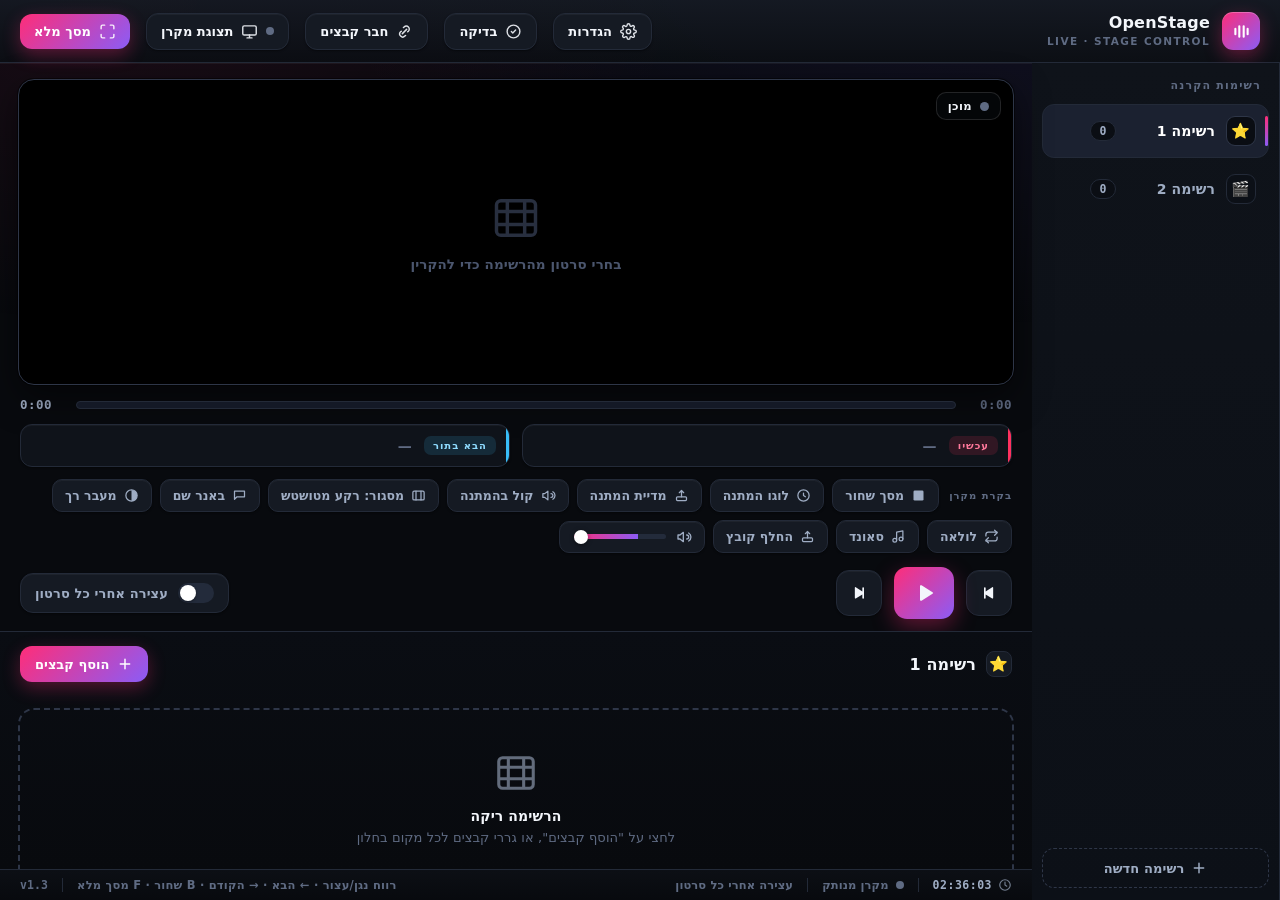
<file: index.html>
<!doctype html>
<html lang="he" dir="rtl">
<head>
<meta charset="utf-8">
<meta name="viewport" content="width=device-width, initial-scale=1">
<meta http-equiv="Cache-Control" content="no-cache, no-store, must-revalidate">
<meta http-equiv="Pragma" content="no-cache">
<meta http-equiv="Expires" content="0">
<title>OpenStage</title>
<style>
  :root{
    --bg:#080a0e;
    --bg-grad:radial-gradient(1200px 700px at 80% -10%,rgba(124,92,255,.10),transparent 60%),
              radial-gradient(1000px 600px at 10% 0%,rgba(255,45,120,.08),transparent 55%);
    --s1:#0f131a;--s2:#151a23;--s3:#1b2130;
    --line:#232a38;--line-2:#2e3648;--hair:rgba(255,255,255,.05);
    --text:#f3f6fb;--dim:#9fadc4;--mute:#5f6b83;
    --brand:#ff2d78;--brand-2:#8b5cf6;--live:#ff315f;--next:#38bdf8;--ok:#25d296;--warn:#ffb020;
    --r-sm:9px;--r:12px;--r-lg:16px;--r-xl:20px;
    --sh-1:0 1px 0 rgba(255,255,255,.04) inset,0 1px 2px rgba(0,0,0,.4);
    --sh-2:0 12px 34px rgba(0,0,0,.5);
    --tc:"SF Mono","JetBrains Mono","Roboto Mono",ui-monospace,monospace;
    --font:"SF Pro Display",-apple-system,BlinkMacSystemFont,"Heebo","Assistant","Segoe UI",system-ui,sans-serif;
  }
  *{box-sizing:border-box}
  html,body{height:100%}
  body{margin:0;font-family:var(--font);background:var(--bg);color:var(--text);overflow:hidden;-webkit-font-smoothing:antialiased;letter-spacing:.1px;font-size:14px}
  body::before{content:"";position:fixed;inset:0;background:var(--bg-grad);pointer-events:none;z-index:0}
  button{font-family:inherit;color:inherit}
  svg{display:block}
  .app{position:relative;z-index:1;display:flex;flex-direction:column;height:100vh}

  /* Header */
  header.topbar{display:flex;align-items:center;gap:16px;padding:12px 20px;flex:0 0 auto;background:linear-gradient(180deg,rgba(21,26,35,.92),rgba(12,15,20,.92));border-bottom:1px solid var(--line);box-shadow:0 1px 0 var(--hair)}
  .brand{display:flex;align-items:center;gap:12px}
  .logo{width:38px;height:38px;border-radius:11px;flex:0 0 auto;display:grid;place-items:center;background:linear-gradient(135deg,var(--brand),var(--brand-2));box-shadow:0 6px 18px rgba(255,45,120,.35),0 1px 0 rgba(255,255,255,.25) inset}
  .logo svg{width:21px;height:21px}
  .brand-name{font-weight:750;font-size:16px;letter-spacing:.2px;line-height:1.05}
  .brand-sub{color:var(--mute);font-size:10.5px;font-weight:700;letter-spacing:1.4px;margin-top:3px;direction:ltr;text-align:right}
  .topbar .spacer{flex:1}
  .btn{display:inline-flex;align-items:center;gap:8px;cursor:pointer;background:var(--s2);border:1px solid var(--line);border-radius:var(--r);padding:9px 14px;font-size:13px;font-weight:650;color:var(--text);transition:.16s ease;box-shadow:var(--sh-1);white-space:nowrap}
  .btn svg{width:17px;height:17px;opacity:.9}
  .btn:hover{border-color:var(--line-2);background:var(--s3);transform:translateY(-1px)}
  .btn:active{transform:translateY(0)}
  .btn.accent{background:linear-gradient(135deg,var(--brand),var(--brand-2));border:none;color:#fff;box-shadow:0 6px 18px rgba(255,45,120,.32)}
  .btn.accent:hover{filter:brightness(1.07)}
  .btn.on{border-color:var(--ok);color:#7ff0cb;background:rgba(37,210,150,.08)}
  .btn.on .liveDot{background:var(--ok);box-shadow:0 0 0 3px rgba(37,210,150,.22)}
  .liveDot{width:8px;height:8px;border-radius:50%;background:var(--mute);flex:0 0 auto;transition:.2s}

  .main{flex:1;display:flex;min-height:0}

  /* Sidebar */
  .sidebar{width:248px;flex:0 0 248px;display:flex;flex-direction:column;background:linear-gradient(180deg,var(--s1),#0c1017);border-inline-start:1px solid var(--line)}
  .side-h{display:flex;align-items:center;justify-content:space-between;padding:16px 18px 10px}
  .side-h .t{color:var(--mute);font-size:11px;font-weight:800;letter-spacing:1.2px}
  .lists{flex:1;overflow:auto;padding:2px 10px}
  .list-item{position:relative;display:flex;align-items:center;gap:11px;padding:11px 12px 11px 14px;border-radius:var(--r);cursor:pointer;margin-bottom:4px;border:1px solid transparent;transition:.14s}
  .list-item::before{content:"";position:absolute;inset-inline-start:0;top:22%;bottom:22%;width:3px;border-radius:3px;background:transparent;transition:.14s}
  .list-item:hover{background:var(--s2)}
  .list-item.active{background:var(--s3);border-color:var(--line)}
  .list-item.active::before{background:linear-gradient(180deg,var(--brand),var(--brand-2))}
  .list-item.drop-target{border-color:var(--brand);background:rgba(255,45,120,.09)}
  .li-ico{width:30px;height:30px;flex:0 0 auto;border-radius:9px;display:grid;place-items:center;font-size:15px;background:#0c1017;border:1px solid var(--line)}
  .list-item.active .li-ico{background:#0a0d13;border-color:var(--line-2)}
  .li-name{flex:1;font-weight:700;font-size:14px;white-space:nowrap;overflow:hidden;text-overflow:ellipsis;color:var(--dim)}
  .list-item.active .li-name{color:#fff}
  .li-count{min-width:26px;text-align:center;color:var(--dim);background:#0b0e14;border:1px solid var(--line);border-radius:20px;padding:2px 8px;font-size:11.5px;font-weight:700;font-family:var(--tc)}
  .li-menu{opacity:0;color:var(--mute);background:none;border:none;cursor:pointer;padding:3px;border-radius:7px;transition:.12s}
  .li-menu svg{width:16px;height:16px}
  .list-item:hover .li-menu{opacity:1}
  .li-menu:hover{color:#fff;background:#0b0e14}
  .add-list{display:flex;align-items:center;justify-content:center;gap:7px;margin:8px 10px 12px;padding:11px;border:1px dashed var(--line-2);border-radius:var(--r);color:var(--dim);cursor:pointer;font-weight:650;font-size:13px;transition:.14s}
  .add-list svg{width:16px;height:16px}
  .add-list:hover{color:#fff;border-color:var(--brand);background:rgba(255,45,120,.06)}

  .content{flex:1;display:flex;flex-direction:column;min-width:0}

  /* Monitor */
  .monitor-wrap{padding:16px 18px 0;flex:0 0 auto}
  .monitor{position:relative;background:#000;border-radius:var(--r-lg);overflow:hidden;aspect-ratio:16/9;max-height:34vh;margin:0 auto;width:100%;border:1px solid var(--line-2);box-shadow:var(--sh-2),0 0 0 1px rgba(0,0,0,.5)}
  .monitor video{position:absolute;inset:0;width:100%;height:100%;object-fit:contain;background:#000}
  .monitor #monBgCanvas{position:absolute;inset:0;width:100%;height:100%;z-index:0;opacity:0;transition:opacity .3s;transform:scale(1.1);image-rendering:auto;filter:blur(10px);background:#000}
  .monitor #video{z-index:1;background:transparent}
  .monitor #monImg{position:absolute;inset:0;width:100%;height:100%;object-fit:contain;z-index:1;background:transparent;display:none}
  .mon-empty{position:absolute;inset:0;display:grid;place-items:center;color:#39435a;text-align:center}
  .mon-empty svg{width:52px;height:52px;margin:0 auto 12px;opacity:.7}
  .mon-empty .t{font-size:13.5px;color:#4b566e;font-weight:600}
  .mon-chip{position:absolute;top:12px;inset-inline-start:12px;display:flex;align-items:center;gap:8px;background:rgba(8,10,14,.62);backdrop-filter:blur(8px);border:1px solid rgba(255,255,255,.12);border-radius:10px;padding:6px 11px;font-size:11.5px;font-weight:750;letter-spacing:.4px}
  .mon-chip .rec{width:9px;height:9px;border-radius:50%;background:var(--mute)}
  .mon-chip.live .rec{background:var(--live);box-shadow:0 0 0 3px rgba(255,49,95,.25);animation:pulse 1.6s infinite}
  .mon-chip.live{border-color:rgba(255,49,95,.4)}
  @keyframes pulse{0%,100%{opacity:1}50%{opacity:.45}}
  .prev-tag{position:absolute;top:12px;inset-inline-end:12px;background:rgba(56,189,248,.16);border:1px solid rgba(56,189,248,.5);color:#a8e5ff;border-radius:10px;padding:6px 11px;font-size:11px;font-weight:700;letter-spacing:.3px}
  .mon-count{position:absolute;bottom:12px;inset-inline-end:14px;font-family:var(--tc);font-size:26px;font-weight:700;letter-spacing:1px;color:#dfe7f2;text-shadow:0 2px 10px rgba(0,0,0,.7);background:rgba(8,10,14,.5);backdrop-filter:blur(6px);border:1px solid rgba(255,255,255,.1);border-radius:10px;padding:3px 12px;transition:.2s;opacity:0}
  .monitor.playing .mon-count{opacity:1}
  .mon-count.warn{color:#ffd27a;border-color:rgba(255,176,32,.5)}
  .mon-count.danger{color:#ff8aa4;border-color:rgba(255,49,95,.6);animation:pulse 1s infinite}
  #monStandbyVid{position:absolute;inset:0;width:100%;height:100%;object-fit:contain;background:#000;opacity:0;transition:opacity .25s;z-index:2;pointer-events:none}
  #monStandbyImg{position:absolute;inset:0;width:100%;height:100%;object-fit:contain;background:#000;z-index:2;pointer-events:none;display:none}
  #monBlack{position:absolute;inset:0;background:#000;opacity:0;transition:opacity .25s;z-index:2;pointer-events:none}
  .mon-state{position:absolute;top:12px;left:50%;transform:translateX(-50%);z-index:4;background:rgba(124,92,255,.92);color:#fff;border-radius:9px;padding:6px 12px;font-size:12px;font-weight:800;letter-spacing:.3px;box-shadow:0 4px 14px rgba(0,0,0,.45);white-space:nowrap}
  .mon-state.blk{background:rgba(255,49,95,.92)}
  .lower3{position:absolute;inset-inline:0;bottom:0;padding:26px 16px 13px;background:linear-gradient(0deg,rgba(0,0,0,.82),transparent);font-size:15px;font-weight:750;opacity:0;transform:translateY(6px);transition:.3s;pointer-events:none;white-space:nowrap;overflow:hidden;text-overflow:ellipsis}
  .monitor.playing .lower3{opacity:1;transform:none}

  /* Scrub */
  .scrub{display:flex;align-items:center;gap:12px;padding:12px 20px 2px;direction:ltr}
  .tc{font-family:var(--tc);font-size:12.5px;color:var(--dim);font-weight:600;min-width:44px;letter-spacing:.5px}
  .tc.rem{text-align:right;color:var(--mute)}
  .track{position:relative;flex:1;height:8px;border-radius:20px;background:#141926;border:1px solid var(--line);cursor:pointer}
  .track .fill{position:absolute;inset-inline-start:0;top:0;bottom:0;width:0;border-radius:20px;background:linear-gradient(90deg,var(--brand),var(--brand-2))}
  .track .knob{position:absolute;top:50%;transform:translate(-50%,-50%);width:15px;height:15px;border-radius:50%;background:#fff;box-shadow:0 2px 6px rgba(0,0,0,.5);left:0;opacity:0;transition:opacity .15s}
  .track:hover .knob{opacity:1}

  /* Now/Next */
  .nownext{display:flex;gap:12px;padding:10px 20px 0}
  .nn{flex:1;min-width:0;display:flex;align-items:center;gap:12px;background:var(--s1);border:1px solid var(--line);border-radius:var(--r);padding:11px 13px;position:relative;overflow:hidden;box-shadow:var(--sh-1)}
  .nn::before{content:"";position:absolute;inset-inline-start:0;top:0;bottom:0;width:3px}
  .nn-now::before{background:var(--live)}
  .nn-next::before{background:var(--next)}
  .nn .tag{font-size:10px;font-weight:800;letter-spacing:1px;padding:4px 9px;border-radius:7px;flex:0 0 auto}
  .nn-now .tag{background:rgba(255,49,95,.14);color:#ff789b}
  .nn-next .tag{background:rgba(56,189,248,.14);color:#8fdcff}
  .nn .nm{font-weight:700;font-size:14px;white-space:nowrap;overflow:hidden;text-overflow:ellipsis;flex:1}
  .nn .nm.dim{color:var(--mute);font-weight:600}

  /* Output control bar */
  .outbar{display:flex;align-items:center;gap:8px;padding:12px 20px 2px;flex-wrap:wrap}
  .ob-label{font-size:10px;font-weight:800;letter-spacing:1px;color:var(--mute);margin-inline-end:2px}
  .obtn{display:inline-flex;align-items:center;gap:7px;background:var(--s2);border:1px solid var(--line);border-radius:10px;padding:8px 12px;font-size:12.5px;font-weight:650;color:var(--dim);cursor:pointer;transition:.14s;box-shadow:var(--sh-1)}
  .obtn svg{width:15px;height:15px}
  .obtn:hover{border-color:var(--line-2);color:#fff;background:var(--s3)}
  .obtn.on{color:#fff;border-color:transparent}
  .obtn.on.blk{background:#000;border-color:var(--line-2);color:#fff}
  .obtn.on.stby{background:rgba(124,92,255,.2);border-color:var(--brand-2);color:#cbbcff}
  .obtn.on.bnr{background:rgba(56,189,248,.16);border-color:var(--next);color:#a8e5ff}
  .obtn.on.fade{background:rgba(37,210,150,.14);border-color:var(--ok);color:#8ff0cf}
  .obtn.on.loop{background:rgba(255,176,32,.14);border-color:var(--warn);color:#ffd27a}
  .obtn.on.setstby{background:rgba(124,92,255,.16);border-color:var(--brand-2);color:#cbbcff}
  .obtn.on.sbaud{background:rgba(37,210,150,.14);border-color:var(--ok);color:#8ff0cf}
  .obtn.on.snd{background:rgba(255,45,120,.16);border-color:var(--brand);color:#ff8ab0}
  .obtn.on.sndfile{background:rgba(124,92,255,.16);border-color:var(--brand-2);color:#cbbcff}
  .vol{display:inline-flex;align-items:center;gap:8px;background:var(--s2);border:1px solid var(--line);border-radius:10px;padding:7px 12px;box-shadow:var(--sh-1)}
  .vol svg{width:16px;height:16px;color:var(--dim)}
  .vol input[type=range]{-webkit-appearance:none;appearance:none;width:92px;height:5px;border-radius:20px;background:linear-gradient(90deg,var(--brand),var(--brand-2)) no-repeat;background-size:70% 100%;background-color:#232b3b;cursor:pointer}
  .vol input[type=range]::-webkit-slider-thumb{-webkit-appearance:none;width:14px;height:14px;border-radius:50%;background:#fff;box-shadow:0 1px 4px rgba(0,0,0,.5)}

  /* Transport */
  .transport{display:flex;align-items:center;gap:12px;padding:12px 20px}
  .cbtn{width:46px;height:46px;border-radius:13px;cursor:pointer;display:grid;place-items:center;background:var(--s2);border:1px solid var(--line);color:var(--text);transition:.15s;box-shadow:var(--sh-1)}
  .cbtn svg{width:20px;height:20px}
  .cbtn:hover{background:var(--s3);border-color:var(--line-2);transform:translateY(-1px)}
  .cbtn.play{width:60px;height:52px;border:none;background:linear-gradient(135deg,var(--brand),var(--brand-2));box-shadow:0 8px 22px rgba(255,45,120,.34)}
  .cbtn.play svg{width:24px;height:24px}
  .cbtn.play:hover{filter:brightness(1.08)}
  .transport .spacer{flex:1}
  .toggle{display:inline-flex;align-items:center;gap:10px;background:var(--s2);border:1px solid var(--line);border-radius:13px;padding:9px 14px;cursor:pointer;font-size:13px;font-weight:700;transition:.15s;box-shadow:var(--sh-1)}
  .toggle:hover{border-color:var(--line-2)}
  .toggle .sw{width:36px;height:20px;border-radius:20px;background:#232b3b;position:relative;transition:.18s;flex:0 0 auto}
  .toggle.on .sw{background:var(--ok)}
  .toggle .sw::after{content:"";position:absolute;top:2px;inset-inline-end:2px;width:16px;height:16px;border-radius:50%;background:#fff;transition:.18s;box-shadow:0 1px 3px rgba(0,0,0,.4)}
  .toggle.on .sw::after{inset-inline-end:auto;inset-inline-start:2px}
  .toggle .txt{white-space:nowrap;color:var(--dim)}
  .toggle.on .txt{color:#8ff0cf}

  /* Queue */
  .queue-wrap{flex:1;display:flex;flex-direction:column;min-height:0;border-top:1px solid var(--line);background:linear-gradient(180deg,#0a0d13,var(--bg))}
  .queue-head{display:flex;align-items:center;gap:12px;padding:14px 20px 10px;flex:0 0 auto}
  .qtitle{font-size:16px;font-weight:800;display:flex;align-items:center;gap:10px}
  .qtitle .ic{width:26px;height:26px;border-radius:8px;display:grid;place-items:center;font-size:15px;background:var(--s2);border:1px solid var(--line)}
  .qcount{color:var(--mute);font-size:12px;font-weight:700;font-family:var(--tc)}
  .qtotal{color:var(--dim);font-size:12px;font-weight:700;font-family:var(--tc);background:var(--s2);border:1px solid var(--line);border-radius:8px;padding:3px 10px}
  .queue-head .spacer{flex:1}
  .queue{flex:1;overflow:auto;padding:2px 14px 18px}
  .row{display:flex;align-items:center;gap:13px;background:var(--s1);border:1px solid var(--line);border-radius:var(--r);padding:9px 12px;margin-bottom:8px;transition:.12s;box-shadow:var(--sh-1)}
  .row:hover{border-color:var(--line-2)}
  .row.playing{border-color:var(--live);background:rgba(255,49,95,.06);box-shadow:0 0 0 1px rgba(255,49,95,.4) inset}
  .row.next{border-color:rgba(56,189,248,.45)}
  .grip{cursor:grab;color:#4a556d;flex:0 0 auto;display:grid;place-items:center}
  .grip svg{width:18px;height:18px}
  .grip:active{cursor:grabbing}
  .idx{width:24px;text-align:center;color:var(--mute);font-weight:700;font-size:12.5px;flex:0 0 auto;font-family:var(--tc)}
  .row.playing .idx{color:var(--live)}
  .thumb{width:78px;height:46px;border-radius:8px;background:#05070b;flex:0 0 auto;display:grid;place-items:center;color:#39435a;border:1px solid var(--line);overflow:hidden;position:relative}
  .thumb svg{width:22px;height:22px}
  .thumb .dur{position:absolute;bottom:2px;inset-inline-end:3px;font-family:var(--tc);font-size:9.5px;font-weight:700;color:#dfe7f2;background:rgba(0,0,0,.72);border-radius:4px;padding:1px 4px}
  .rmeta{flex:1;min-width:0}
  .rname{font-weight:700;font-size:14px;white-space:nowrap;overflow:hidden;text-overflow:ellipsis}
  .rsub{color:var(--mute);font-size:11.5px;margin-top:3px;font-family:var(--tc);letter-spacing:.3px}
  .rsub.badge{font-family:var(--font);font-weight:700;letter-spacing:.2px}
  .rsub.now{color:#ff789b}
  .rsub.next{color:#8fdcff}
  .rowbtns{display:flex;gap:6px;flex:0 0 auto;opacity:1;transition:.12s}
  .rbtn{width:34px;height:34px;border-radius:9px;cursor:pointer;display:grid;place-items:center;background:var(--s2);border:1px solid var(--line);color:var(--dim);transition:.12s}
  .rbtn svg{width:16px;height:16px}
  .rbtn:hover{color:#fff;border-color:var(--line-2);background:var(--s3)}
  .rbtn.play:hover{color:var(--ok);border-color:rgba(37,210,150,.5)}
  .rbtn.del:hover{color:var(--live);border-color:rgba(255,49,95,.5)}
  .empty-queue{margin:14px 4px;padding:40px 20px;border:2px dashed var(--line-2);border-radius:var(--r-lg);text-align:center;color:var(--dim)}
  .empty-queue svg{width:46px;height:46px;margin:0 auto 12px;opacity:.6}
  .empty-queue b{color:var(--text)}
  .empty-queue .sub{margin-top:6px;font-size:13px;color:var(--mute)}
  .queue.dragover{outline:2px dashed var(--brand-2);outline-offset:-6px;border-radius:var(--r-lg)}
  .addbtn{display:inline-flex;align-items:center;gap:8px;background:linear-gradient(135deg,var(--brand),var(--brand-2));color:#fff;border:none;border-radius:var(--r);padding:10px 15px;font-weight:700;font-size:13px;cursor:pointer;box-shadow:0 6px 18px rgba(255,45,120,.3)}
  .addbtn svg{width:16px;height:16px}
  .addbtn:hover{filter:brightness(1.08)}

  /* Status bar */
  .statusbar{display:flex;align-items:center;gap:14px;padding:8px 20px;flex:0 0 auto;background:linear-gradient(180deg,#0c0f15,#080a0e);border-top:1px solid var(--line);font-size:11.5px;color:var(--mute);font-weight:600}
  .statusbar .clock{font-family:var(--tc);color:var(--dim);font-weight:700;letter-spacing:.5px;display:flex;align-items:center;gap:6px}
  .statusbar .clock svg{width:14px;height:14px;opacity:.7}
  .statusbar .st{display:flex;align-items:center;gap:7px}
  .statusbar .sdot{width:8px;height:8px;border-radius:50%;background:var(--mute)}
  .statusbar .st.live .sdot{background:var(--ok);box-shadow:0 0 0 3px rgba(37,210,150,.2)}
  .statusbar .st.live{color:#8ff0cf}
  .statusbar .sep{width:1px;height:14px;background:var(--line)}
  .statusbar .spacer{flex:1}
  .statusbar .hints{color:var(--mute);letter-spacing:.2px}
  .statusbar .hints b{color:var(--dim);font-family:var(--tc)}

  .toast{position:fixed;bottom:44px;left:50%;transform:translateX(-50%) translateY(20px);background:#1c2330;border:1px solid var(--line-2);color:var(--text);padding:11px 20px;border-radius:13px;font-size:13.5px;font-weight:650;box-shadow:var(--sh-2);opacity:0;pointer-events:none;transition:.26s;z-index:60}
  .toast.show{opacity:1;transform:translateX(-50%) translateY(0)}

  .setrow{display:flex;align-items:center;justify-content:space-between;gap:16px;padding:11px 0;border-bottom:1px solid rgba(255,255,255,.05)}
  .setrow>span{font-size:13.5px;font-weight:600;color:var(--dim)}
  .setrow input[type=text],.setrow select{background:var(--s3);border:1px solid var(--line);color:var(--text);border-radius:8px;padding:8px 11px;font-family:inherit;font-size:13px;min-width:190px;text-align:start}
  .setrow input[type=color]{width:40px;height:32px;border:1px solid var(--line);border-radius:8px;background:var(--s3);cursor:pointer;padding:2px}
  .colspair{display:flex;gap:8px}
  .checkwrap{position:fixed;inset:0;z-index:90;display:none;place-items:center;background:rgba(8,10,14,.75);backdrop-filter:blur(4px)}
  .checkwrap.show{display:grid}
  .check-card{width:min(480px,92vw);background:var(--s1);border:1px solid var(--line-2);border-radius:var(--r-lg);box-shadow:var(--sh-2);overflow:hidden}
  .check-head{display:flex;align-items:center;justify-content:space-between;padding:15px 18px;border-bottom:1px solid var(--line);font-weight:800;font-size:16px}
  .check-head button{background:var(--s3);border:1px solid var(--line);color:var(--dim);width:30px;height:30px;border-radius:8px;cursor:pointer;font-size:14px}
  .check-body{padding:12px 18px 18px;font-size:14px;line-height:1.9}
  .check-body .cline{display:flex;gap:9px;align-items:baseline;padding:4px 0;border-bottom:1px solid rgba(255,255,255,.04)}
  .check-body .cok{color:var(--ok)}.check-body .cwarn{color:var(--warn)}.check-body .cbad{color:var(--live)}
  .check-body .csum{margin-top:12px;font-weight:800;font-size:15px}
  .dropzone{position:fixed;inset:0;z-index:80;display:none;place-items:center;background:rgba(8,10,14,.84);backdrop-filter:blur(5px)}
  .dropzone.show{display:grid}
  .dz-card{border:3px dashed var(--brand);border-radius:26px;padding:52px 72px;text-align:center;background:rgba(21,26,35,.72);box-shadow:var(--sh-2);pointer-events:none}
  .dz-card svg{width:62px;height:62px;margin:0 auto 18px;color:var(--brand)}
  .dz-card .t{font-size:23px;font-weight:800}
  .dz-card .s{color:var(--dim);font-size:14.5px;margin-top:9px}
  .dz-card .s b{color:#fff}

  ::-webkit-scrollbar{width:11px;height:11px}
  ::-webkit-scrollbar-thumb{background:#232b3b;border-radius:20px;border:3px solid transparent;background-clip:padding-box}
  ::-webkit-scrollbar-thumb:hover{background:#30394b;background-clip:padding-box}
  ::-webkit-scrollbar-track{background:transparent}
  .hidden{display:none!important}

  /* Projector output */
  #pj{position:fixed;inset:0;background:#000;display:flex;align-items:center;justify-content:center;z-index:1}
  #pj video{width:100vw;height:100vh;object-fit:contain;background:#000;transition:opacity .28s}
  #pj #pvbgcanvas{position:absolute;inset:0;width:100%;height:100%;z-index:0;opacity:0;transition:opacity .35s;transform:scale(1.1);image-rendering:auto;filter:blur(18px);background:#000}
  #pj #pv{position:absolute;inset:0;z-index:1;background:transparent}
  #pj #pimg{position:absolute;inset:0;width:100vw;height:100vh;object-fit:contain;z-index:1;background:transparent;display:none}
  #pj #pjstandbyImg{position:absolute;inset:0;width:100vw;height:100vh;object-fit:contain;z-index:2;background:transparent;display:none}
  #pj #pjstandbyVid{position:absolute;inset:0;opacity:0;z-index:2;background:transparent;pointer-events:none}
  #pjblack{position:absolute;inset:0;background:#000;opacity:0;transition:opacity .3s;pointer-events:none;z-index:5}
  #pjhint{position:absolute;inset:0;display:grid;place-items:center;background:radial-gradient(900px 600px at 50% 35%,rgba(124,92,255,.14),transparent 60%),linear-gradient(180deg,#0d1018,#05070b);color:var(--text);text-align:center;z-index:6;transition:opacity .3s}
  .ph-card{max-width:480px;padding:34px}
  .ph-logo{width:64px;height:64px;border-radius:18px;margin:0 auto 20px;display:grid;place-items:center;background:linear-gradient(135deg,var(--brand),var(--brand-2));box-shadow:0 10px 30px rgba(255,45,120,.4)}
  .ph-logo svg{width:34px;height:34px}
  .ph-card h2{margin:0 0 10px;font-size:25px;font-weight:800}
  .ph-card p{color:var(--dim);font-size:15px;line-height:1.75;margin:0 0 22px}
  #pjfull{display:inline-flex;align-items:center;gap:9px;background:linear-gradient(135deg,var(--brand),var(--brand-2));color:#fff;border:none;border-radius:14px;padding:14px 28px;font-size:16px;font-weight:800;cursor:pointer;box-shadow:0 10px 30px rgba(255,45,120,.4)}
  #pjfull svg{width:20px;height:20px}
  #pjfull:hover{filter:brightness(1.08)}
  .ph-small{font-size:12.5px!important;color:var(--mute)!important;margin-top:18px!important}
  .ph-small b{color:var(--dim);font-family:var(--tc);padding:1px 5px;border:1px solid var(--line-2);border-radius:5px}
  #pjunlock{position:absolute;inset:0;display:none;place-items:center;text-align:center;cursor:pointer;z-index:8;background:radial-gradient(900px 600px at 50% 40%,rgba(255,45,120,.16),transparent 60%),rgba(5,7,11,.92)}
  #pjunlock.show{display:grid}
  #pjunlock .pu-play{width:96px;height:96px;border-radius:50%;margin:0 auto 22px;display:grid;place-items:center;background:linear-gradient(135deg,var(--brand),var(--brand-2));box-shadow:0 12px 40px rgba(255,45,120,.5)}
  #pjunlock .pu-play svg{width:44px;height:44px}
  #pjunlock h2{margin:0 0 8px;font-size:24px;font-weight:800}
  #pjunlock p{color:var(--dim);font-size:15px;margin:0}
  #pjname{position:absolute;bottom:0;inset-inline:0;padding:34px 44px;background:linear-gradient(0deg,rgba(0,0,0,.8),transparent);z-index:4;opacity:0;transition:.4s;pointer-events:none}
  #pj.showname #pjname{opacity:1}
  #pjname .bn-strip{display:inline-flex;align-items:center;gap:14px}
  #pjname .bn-bar{width:6px;height:38px;border-radius:6px;background:linear-gradient(180deg,var(--brand),var(--brand-2))}
  #pjname .bn-txt{color:#fff;font-size:30px;font-weight:800;letter-spacing:.3px}
  #pj:fullscreen #pjname .bn-txt{font-size:40px}
  #pj:fullscreen #pjname .bn-bar{height:50px}
</style>
</head>
<body>
<div class="app">
  <header class="topbar">
    <div class="brand">
      <div class="logo"><svg viewBox="0 0 24 24" fill="none" stroke="#fff" stroke-width="2.4" stroke-linecap="round"><path d="M5 15V9M9.5 18V6M14.5 18V6M19 15V9"/></svg></div>
      <div><div class="brand-name">OpenStage</div><div class="brand-sub">LIVE · STAGE CONTROL</div></div>
    </div>
    <div class="spacer"></div>
    <button class="btn" id="btnSettings" data-t="settings" title="Settings / הגדרות"><svg viewBox="0 0 24 24" fill="none" stroke="currentColor" stroke-width="2" stroke-linecap="round" stroke-linejoin="round"><circle cx="12" cy="12" r="3"/><path d="M19.4 15a1.65 1.65 0 0 0 .33 1.82l.06.06a2 2 0 1 1-2.83 2.83l-.06-.06a1.65 1.65 0 0 0-1.82-.33 1.65 1.65 0 0 0-1 1.51V21a2 2 0 0 1-4 0v-.09A1.65 1.65 0 0 0 9 19.4a1.65 1.65 0 0 0-1.82.33l-.06.06a2 2 0 1 1-2.83-2.83l.06-.06a1.65 1.65 0 0 0 .33-1.82 1.65 1.65 0 0 0-1.51-1H3a2 2 0 0 1 0-4h.09A1.65 1.65 0 0 0 4.6 9a1.65 1.65 0 0 0-.33-1.82l-.06-.06a2 2 0 1 1 2.83-2.83l.06.06a1.65 1.65 0 0 0 1.82.33H9a1.65 1.65 0 0 0 1-1.51V3a2 2 0 0 1 4 0v.09a1.65 1.65 0 0 0 1 1.51 1.65 1.65 0 0 0 1.82-.33l.06-.06a2 2 0 1 1 2.83 2.83l-.06.06a1.65 1.65 0 0 0-.33 1.82V9a1.65 1.65 0 0 0 1.51 1H21a2 2 0 0 1 0 4h-.09a1.65 1.65 0 0 0-1.51 1z"/></svg>settings</button>
    <button class="btn" id="btnCheck" data-t="check" title="בדיקת מערכת — לוודא שהכל עובד ונשמר"><svg viewBox="0 0 24 24" fill="none" stroke="currentColor" stroke-width="2" stroke-linecap="round" stroke-linejoin="round"><path d="M9 12l2 2 4-4"/><circle cx="12" cy="12" r="9"/></svg>בדיקה</button>
    <button class="btn" id="btnRelink" data-t="relink" title="לחברי מחדש קבצים אחרי פתיחה מחדש"><svg viewBox="0 0 24 24" fill="none" stroke="currentColor" stroke-width="2" stroke-linecap="round" stroke-linejoin="round"><path d="M9 15l6-6M10.5 6.5l1-1a4 4 0 0 1 6 6l-1 1M13.5 17.5l-1 1a4 4 0 0 1-6-6l1-1"/></svg>חבר קבצים</button>
    <button class="btn" id="btnProjector" title="פתחי חלון נפרד להקרנה על המקרן"><span class="liveDot"></span><svg viewBox="0 0 24 24" fill="none" stroke="currentColor" stroke-width="2" stroke-linecap="round" stroke-linejoin="round"><rect x="2.5" y="4" width="19" height="13" rx="2"/><path d="M8.5 21h7M12 17v4"/></svg><span class="lbl">תצוגת מקרן</span></button>
    <button class="btn accent" id="btnFull" data-t="fullscreen" title="מסך מלא בחלון הזה (למסך יחיד)"><svg viewBox="0 0 24 24" fill="none" stroke="currentColor" stroke-width="2" stroke-linecap="round" stroke-linejoin="round"><path d="M8 3H5a2 2 0 0 0-2 2v3M16 3h3a2 2 0 0 1 2 2v3M8 21H5a2 2 0 0 1-2-2v-3M16 21h3a2 2 0 0 0 2-2v-3"/></svg>מסך מלא</button>
  </header>

  <div class="main">
    <aside class="sidebar">
      <div class="side-h"><span class="t" data-t="playlists">רשימות הקרנה</span></div>
      <div class="lists" id="lists"></div>
      <div class="add-list" id="addList" data-t="newlist"><svg viewBox="0 0 24 24" fill="none" stroke="currentColor" stroke-width="2.2" stroke-linecap="round"><path d="M12 5v14M5 12h14"/></svg>רשימה חדשה</div>
    </aside>

    <div class="content">
      <div class="monitor-wrap">
        <div class="monitor" id="monitor">
          <canvas id="monBgCanvas" width="64" height="36"></canvas>
          <img id="monImg" alt="">
          <video id="video" playsinline></video>
          <div class="mon-empty" id="monEmpty"><div><svg viewBox="0 0 24 24" fill="none" stroke="currentColor" stroke-width="1.6"><rect x="3" y="4" width="18" height="16" rx="2"/><path d="M3 9h18M3 15h18M8 4v16M16 4v16"/></svg><div class="t" data-t="pickclip">בחרי סרטון מהרשימה כדי להקרין</div></div></div>
          <div class="mon-chip" id="monChip"><span class="rec"></span><span id="monChipTxt" data-t="chipReady">מוכן</span></div>
          <div class="prev-tag hidden" id="previewTag" data-t="preview">תצוגה מקדימה · הקול במקרן</div>
          <video id="monStandbyVid" muted loop playsinline></video>
          <img id="monStandbyImg" alt="">
          <div id="monBlack"></div>
          <div class="mon-state hidden" id="monStateChip"></div>
          <div class="mon-count" id="monCount">0:00</div>
          <div class="lower3" id="lower3"></div>
        </div>
      </div>

      <div class="scrub">
        <span class="tc" id="tcCur">0:00</span>
        <div class="track" id="track"><div class="fill" id="trackFill"></div><div class="knob" id="trackKnob"></div></div>
        <span class="tc rem" id="tcRem">0:00</span>
      </div>

      <div class="nownext">
        <div class="nn nn-now"><span class="tag" data-t="now">עכשיו</span><span class="nm dim" id="nnNow">—</span></div>
        <div class="nn nn-next"><span class="tag" data-t="next">הבא בתור</span><span class="nm dim" id="nnNext">—</span></div>
      </div>

      <div class="outbar">
        <span class="ob-label" data-t="projctl">בקרת מקרן</span>
        <button class="obtn blk" id="btnBlack" data-t="black" title="מסך שחור מיידי (B)"><svg viewBox="0 0 24 24" fill="currentColor"><rect x="4" y="4" width="16" height="16" rx="2"/></svg>מסך שחור</button>
        <button class="obtn stby" id="btnStandby" data-t="standby" title="מסך לוגו / המתנה"><svg viewBox="0 0 24 24" fill="none" stroke="currentColor" stroke-width="2" stroke-linecap="round" stroke-linejoin="round"><circle cx="12" cy="12" r="9"/><path d="M12 8v4l3 2"/></svg>לוגו המתנה</button>
        <button class="obtn setstby" id="btnSetStandby" title="בחרי סרטון שיוצג במסך ההמתנה (בלולאה)"><svg viewBox="0 0 24 24" fill="none" stroke="currentColor" stroke-width="2" stroke-linecap="round" stroke-linejoin="round"><path d="M12 14V4M8.5 7.5 12 4l3.5 3.5"/><rect x="4" y="14" width="16" height="6" rx="1.6"/></svg><span id="setStandbyLbl">סרטון המתנה</span></button>
        <button class="obtn sbaud" id="btnStandbyAudio" data-t="standbyAudio" title="השמעת הקול של סרטון ההמתנה על המקרן"><svg viewBox="0 0 24 24" fill="none" stroke="currentColor" stroke-width="2" stroke-linecap="round" stroke-linejoin="round"><path d="M11 5 6 9H3v6h3l5 4V5Z"/><path d="M16 9a3 3 0 0 1 0 6M19 6a7 7 0 0 1 0 12"/></svg>קול בהמתנה</button>
        <button class="obtn" id="btnFit" title="איך הווידאו ממלא את מסך המקרן (רקע מטושטש / שוליים / מילוי)"><svg viewBox="0 0 24 24" fill="none" stroke="currentColor" stroke-width="2" stroke-linecap="round" stroke-linejoin="round"><rect x="3" y="5" width="18" height="14" rx="2"/><path d="M8 5v14M16 5v14"/></svg><span id="fitLbl">מסגור</span></button>
        <button class="obtn bnr" id="btnBanner" data-t="banner" title="הצגת שם הקבוצה על המקרן"><svg viewBox="0 0 24 24" fill="none" stroke="currentColor" stroke-width="2" stroke-linecap="round" stroke-linejoin="round"><path d="M4 5h16v9H8l-4 4V5Z"/></svg>באנר שם</button>
        <button class="obtn fade" id="btnFade" data-t="fade" title="מעבר רך בין סרטונים"><svg viewBox="0 0 24 24" fill="none" stroke="currentColor" stroke-width="2"><circle cx="12" cy="12" r="9"/><path d="M12 3a9 9 0 0 1 0 18Z" fill="currentColor" stroke="none"/></svg>מעבר רך</button>
        <button class="obtn loop" id="btnLoop" data-t="loop" title="לולאה על הסרטון הנוכחי"><svg viewBox="0 0 24 24" fill="none" stroke="currentColor" stroke-width="2" stroke-linecap="round" stroke-linejoin="round"><path d="M17 2l4 4-4 4"/><path d="M3 11V9a4 4 0 0 1 4-4h14M7 22l-4-4 4-4"/><path d="M21 13v2a4 4 0 0 1-4 4H3"/></svg>לולאה</button>
        <button class="obtn snd" id="btnSound" title="נגן/עצור את סאונד (בלולאה)"><svg viewBox="0 0 24 24" fill="none" stroke="currentColor" stroke-width="2" stroke-linecap="round" stroke-linejoin="round"><path d="M9 18V5l10-2v13"/><circle cx="6" cy="18" r="3"/><circle cx="16" cy="16" r="3"/></svg><span id="soundLbl">סאונד</span></button>
        <button class="obtn sndfile" id="btnSoundFile" title="בחרי קובץ אודיו לסאונד"><svg viewBox="0 0 24 24" fill="none" stroke="currentColor" stroke-width="2" stroke-linecap="round" stroke-linejoin="round"><path d="M12 14V4M8.5 7.5 12 4l3.5 3.5"/><rect x="4" y="14" width="16" height="6" rx="1.6"/></svg><span id="soundFileLbl">קובץ סאונד</span></button>
        <div class="vol"><svg viewBox="0 0 24 24" fill="none" stroke="currentColor" stroke-width="2" stroke-linecap="round" stroke-linejoin="round"><path d="M11 5 6 9H3v6h3l5 4V5Z"/><path d="M16 9a3 3 0 0 1 0 6M19 6a7 7 0 0 1 0 12"/></svg><input type="range" id="vol" min="0" max="100" value="100"></div>
      </div>

      <div class="transport">
        <button class="cbtn" id="btnPrev" title="הקודם"><svg viewBox="0 0 24 24" fill="currentColor"><path d="M6 6a1 1 0 0 1 2 0v4.2l7.4-4.94A1 1 0 0 1 17 6.4v11.2a1 1 0 0 1-1.6.84L8 13.8V18a1 1 0 0 1-2 0V6Z"/></svg></button>
        <button class="cbtn play" id="btnPlay" title="נגן / עצור"><svg id="playIcon" viewBox="0 0 24 24" fill="currentColor"><path d="M8 5.14v13.72a1 1 0 0 0 1.52.85l11-6.86a1 1 0 0 0 0-1.7l-11-6.86A1 1 0 0 0 8 5.14Z"/></svg></button>
        <button class="cbtn" id="btnNext" title="הבא"><svg viewBox="0 0 24 24" fill="currentColor"><path d="M18 6a1 1 0 0 0-2 0v4.2L8.6 5.26A1 1 0 0 0 7 6.4v11.2a1 1 0 0 0 1.6.84L16 13.8V18a1 1 0 0 0 2 0V6Z"/></svg></button>
        <div class="spacer"></div>
        <div class="toggle" id="btnMode" title="מעבר בין עצירה אחרי כל סרטון לנגינה רציפה"><span class="sw"></span><span class="txt" id="modeTxt">עצירה אחרי כל סרטון</span></div>
      </div>

      <div class="queue-wrap">
        <div class="queue-head">
          <div class="qtitle"><span class="ic" id="qIcon">⭐</span><span id="qName">רשימה 1</span><span class="qcount" id="qCount"></span></div>
          <div class="spacer"></div>
          <span class="qtotal hidden" id="qTotal"></span>
          <button class="addbtn" id="btnAdd" data-t="add"><svg viewBox="0 0 24 24" fill="none" stroke="currentColor" stroke-width="2.2" stroke-linecap="round"><path d="M12 5v14M5 12h14"/></svg>הוסף סרטונים</button>
        </div>
        <div class="queue" id="queue"></div>
      </div>

      <footer class="statusbar">
        <div class="clock" id="clock"><svg viewBox="0 0 24 24" fill="none" stroke="currentColor" stroke-width="2"><circle cx="12" cy="12" r="9"/><path d="M12 7v5l3 2" stroke-linecap="round"/></svg><span id="clockT">--:--</span></div>
        <div class="sep"></div>
        <div class="st" id="stProjector"><span class="sdot"></span><span>מקרן מנותק</span></div>
        <div class="sep"></div>
        <div id="stMode">עצירה אחרי כל סרטון</div>
        <div class="spacer"></div>
        <div class="hints" data-t="hints"><b>רווח</b> נגן/עצור &nbsp;·&nbsp; <b>←</b> הבא &nbsp;·&nbsp; <b>→</b> הקודם &nbsp;·&nbsp; <b>B</b> שחור &nbsp;·&nbsp; <b>F</b> מסך מלא</div>
        <div class="sep"></div>
        <div id="verStamp" style="font-family:var(--tc);color:var(--mute)"></div>
      </footer>
    </div>
  </div>
</div>

<input type="file" id="filePicker" accept="video/*,image/*" multiple class="hidden">
<input type="file" id="standbyPicker" accept="video/*,image/*" class="hidden">
<input type="file" id="soundPicker" accept="audio/*" class="hidden">
<audio id="ctlsound" loop></audio>
<div class="checkwrap" id="setwrap"><div class="check-card">
  <div class="check-head"><span data-t="settingsTitle">הגדרות ומיתוג</span><button id="setClose">✕</button></div>
  <div class="check-body">
    <label class="setrow"><span data-t="fldName">שם המוצר</span><input id="fldName" type="text"></label>
    <label class="setrow"><span data-t="fldTag">תת-כותרת</span><input id="fldTag" type="text"></label>
    <label class="setrow"><span data-t="fldAccent">צבעי מותג</span><span class="colspair"><input id="fldAccent" type="color"><input id="fldAccent2" type="color"></span></label>
    <label class="setrow"><span data-t="fldLang">שפה</span><select id="fldLang"><option value="he">עברית</option><option value="en">English</option></select></label>
  </div>
</div></div>
<div class="checkwrap" id="checkwrap"><div class="check-card">
  <div class="check-head"><span>🩺 בדיקת מערכת</span><button id="checkClose">✕</button></div>
  <div class="check-body" id="checkBody"></div>
</div></div>
<video id="probe" class="hidden" preload="metadata" muted></video>
<div class="dropzone" id="dropzone"><div class="dz-card">
  <svg viewBox="0 0 24 24" fill="none" stroke="currentColor" stroke-width="1.8" stroke-linecap="round" stroke-linejoin="round"><path d="M12 15V4M8 8l4-4 4 4"/><path d="M4 15v3a2 2 0 0 0 2 2h12a2 2 0 0 0 2-2v-3"/></svg>
  <div class="t">שחררי כאן להוספת סרטונים</div>
  <div class="s">הסרטונים יתווספו לרשימה "<b id="dzList"></b>"</div>
</div></div>
<div class="toast" id="toast"></div>

<script>
"use strict";
const SUPPORTS_FS='showOpenFilePicker' in window;
const CHAN=new BroadcastChannel('openstage-projector');
const OUTPUT=new URLSearchParams(location.search).get('view')==='output';

/* ===== OpenStage — white-label configuration ===== */
const CONFIG = {
  // Optional built-in audio shipped with the app (place a file next to index.html
  // and set its filename here, e.g. 'sound.mp3'). Leave '' to let users pick their own.
  builtInSound: ''
};

const ICO={
  play:`<svg viewBox="0 0 24 24" fill="currentColor"><path d="M8 5.14v13.72a1 1 0 0 0 1.52.85l11-6.86a1 1 0 0 0 0-1.7l-11-6.86A1 1 0 0 0 8 5.14Z"/></svg>`,
  pause:`<svg viewBox="0 0 24 24" fill="currentColor"><rect x="6" y="5" width="4" height="14" rx="1.3"/><rect x="14" y="5" width="4" height="14" rx="1.3"/></svg>`,
  up:`<svg viewBox="0 0 24 24" fill="none" stroke="currentColor" stroke-width="2.2" stroke-linecap="round" stroke-linejoin="round"><path d="M6 15l6-6 6 6"/></svg>`,
  down:`<svg viewBox="0 0 24 24" fill="none" stroke="currentColor" stroke-width="2.2" stroke-linecap="round" stroke-linejoin="round"><path d="M6 9l6 6 6-6"/></svg>`,
  del:`<svg viewBox="0 0 24 24" fill="none" stroke="currentColor" stroke-width="2" stroke-linecap="round" stroke-linejoin="round"><path d="M4 7h16M9 7V5a1 1 0 0 1 1-1h4a1 1 0 0 1 1 1v2M6 7l1 12a2 2 0 0 0 2 2h6a2 2 0 0 0 2-2l1-12"/></svg>`,
  edit:`<svg viewBox="0 0 24 24" fill="none" stroke="currentColor" stroke-width="2" stroke-linecap="round" stroke-linejoin="round"><path d="M4 20h4L18 10a2.8 2.8 0 0 0-4-4L4 16v4Z"/><path d="M13.5 6.5l4 4"/></svg>`,
  grip:`<svg viewBox="0 0 24 24" fill="currentColor"><circle cx="9" cy="6" r="1.5"/><circle cx="15" cy="6" r="1.5"/><circle cx="9" cy="12" r="1.5"/><circle cx="15" cy="12" r="1.5"/><circle cx="9" cy="18" r="1.5"/><circle cx="15" cy="18" r="1.5"/></svg>`,
  film:`<svg viewBox="0 0 24 24" fill="none" stroke="currentColor" stroke-width="1.6"><rect x="3" y="4" width="18" height="16" rx="2"/><path d="M3 9h18M3 15h18M8 4v16M16 4v16"/></svg>`,
  img:`<svg viewBox="0 0 24 24" fill="none" stroke="currentColor" stroke-width="1.7"><rect x="3" y="4" width="18" height="16" rx="2"/><circle cx="8.5" cy="9" r="1.6"/><path d="M21 16l-5-5-9 9"/></svg>`,
  copy:`<svg viewBox="0 0 24 24" fill="none" stroke="currentColor" stroke-width="2" stroke-linecap="round" stroke-linejoin="round"><rect x="9" y="9" width="11" height="11" rx="2"/><path d="M6 15H5a2 2 0 0 1-2-2V5a2 2 0 0 1 2-2h8a2 2 0 0 1 2 2v1"/></svg>`,
  menu:`<svg viewBox="0 0 24 24" fill="currentColor"><circle cx="12" cy="5" r="1.7"/><circle cx="12" cy="12" r="1.7"/><circle cx="12" cy="19" r="1.7"/></svg>`,
};

if(OUTPUT){ initOutput(); } else { initControl(); }

/* ================= Projector output ================= */
function initOutput(){
  document.title='OpenStage';
  document.querySelector('.app').remove();
  const wrap=document.createElement('div'); wrap.id='pj';
  wrap.innerHTML=`
    <canvas id="pvbgcanvas" width="64" height="36"></canvas>
    <img id="pimg" alt="">
    <video id="pv" playsinline></video>
    <img id="pjstandbyImg" alt="">
    <video id="pjstandbyVid" playsinline loop muted></video>
    <audio id="pjsound" loop></audio>
    <div id="pjblack"></div>
    <div id="pjname"><span class="bn-strip"><span class="bn-bar"></span><span class="bn-txt"></span></span></div>
    <div id="pjhint">
      <div class="ph-card">
        <div class="ph-logo"><svg viewBox="0 0 24 24" fill="none" stroke="#fff" stroke-width="2.4" stroke-linecap="round"><path d="M5 15V9M9.5 18V6M14.5 18V6M19 15V9"/></svg></div>
        <h2>OpenStage</h2>
        <p>גררי את החלון הזה אל מסך המקרן,<br>ואז לחצי על הכפתור למטה למסך מלא.</p>
        <button id="pjfull"><svg viewBox="0 0 24 24" fill="none" stroke="currentColor" stroke-width="2" stroke-linecap="round" stroke-linejoin="round"><path d="M8 3H5a2 2 0 0 0-2 2v3M16 3h3a2 2 0 0 1 2 2v3M8 21H5a2 2 0 0 1-2-2v-3M16 21h3a2 2 0 0 0 2-2v-3"/></svg> מסך מלא</button>
        <p class="ph-small">אפשר גם ללחוץ <b>F</b> למסך מלא · <b>ESC</b> ליציאה</p>
      </div>
    </div>
    <div id="pjunlock">
      <div>
        <div class="pu-play"><svg viewBox="0 0 24 24" fill="#fff"><path d="M8 5.14v13.72a1 1 0 0 0 1.52.85l11-6.86a1 1 0 0 0 0-1.7l-11-6.86A1 1 0 0 0 8 5.14Z"/></svg></div>
        <h2>לחצי כאן להפעלת המקרן</h2>
        <p>לחיצה אחת נדרשת פעם אחת כדי לאפשר קול והפעלה אוטומטית</p>
      </div>
    </div>`;
  document.body.appendChild(wrap);
  try{ var _B=(JSON.parse(localStorage.getItem('projector-state-v1'))||{}).branding||{}; if(_B.name){var _h=wrap.querySelector('.ph-card h2'); if(_h)_h.textContent=_B.name; document.title=_B.name;} if(_B.accent)document.documentElement.style.setProperty('--brand',_B.accent); if(_B.accent2)document.documentElement.style.setProperty('--brand-2',_B.accent2); if(_B.lang)document.documentElement.setAttribute('dir',_B.lang==='he'?'rtl':'ltr'); }catch(_){}
  const pv=wrap.querySelector('#pv'),pimg=wrap.querySelector('#pimg'),bgCanvas=wrap.querySelector('#pvbgcanvas'),standbyVid=wrap.querySelector('#pjstandbyVid'),standbyImg=wrap.querySelector('#pjstandbyImg'),pjsound=wrap.querySelector('#pjsound'),blackEl=wrap.querySelector('#pjblack'),hint=wrap.querySelector('#pjhint'),unlock=wrap.querySelector('#pjunlock');
  const bnTxt=wrap.querySelector('.bn-txt');
  const bgctx=bgCanvas.getContext('2d'); const BGW=64,BGH=36;
  let cur=null, curIsImage=false, standbyCur=null, hasStandbyVideo=false, standbyIsImage=false, standbyAudioOn=false, soundCur=null, soundWanted=false, curVol=1, fitMode='blur', screen='welcome', bannerText='', bannerPersist=false, fadeOn=false, unlocked=false;
  function applyFit(){
    const fit = fitMode==='cover' ? 'cover' : 'contain';
    pv.style.objectFit=fit; pimg.style.objectFit=fit; standbyVid.style.objectFit=fit; standbyImg.style.objectFit=fit;
    // "נוצה" בקצוות רק לסרטון/תמונה הרגילים (לא ללוגו ההמתנה — שם זה יוצר שוליים מוזרים)
    const mask = fitMode==='blur' ? 'linear-gradient(to right, transparent 0%, #000 9%, #000 91%, transparent 100%)' : '';
    pv.style.webkitMaskImage=mask; pv.style.maskImage=mask;
    pimg.style.webkitMaskImage=mask; pimg.style.maskImage=mask;
    standbyVid.style.webkitMaskImage=''; standbyVid.style.maskImage='';
    standbyImg.style.webkitMaskImage=''; standbyImg.style.maskImage='';
    syncBg();
  }
  /* רקע מטושטש ללא CSS filter: מציירים את הפריים לקנבס זעיר ומגדילים אותו (ריכוך טבעי) */
  let bgTimer=null;
  function drawBg(){
    const s = curIsImage ? pimg : pv;
    const ok = curIsImage ? (pimg.complete && pimg.naturalWidth) : (pv.readyState>=2 && pv.videoWidth);
    if(!ok){ return; }
    try{ bgctx.drawImage(s,0,0,BGW,BGH); bgctx.fillStyle='rgba(0,0,0,0.25)'; bgctx.fillRect(0,0,BGW,BGH); }catch(_){}
  }
  function syncBg(){
    // רקע מטושטש רק לסרטון הרגיל — לוגו ההמתנה מוצג נקי
    const on = fitMode==='blur' && screen==='live';
    bgCanvas.style.opacity = on?'1':'0';
    if(on){ if(!bgTimer){ drawBg(); bgTimer=setInterval(drawBg,66); } }
    else if(bgTimer){ clearInterval(bgTimer); bgTimer=null; }
  }
  function tryPlay(elm){ elm=elm||pv; const p=elm.play(); if(p&&p.catch) p.catch(err=>{ if(err&&err.name==='NotAllowedError'){ unlock.classList.add('show'); } }); }
  unlock.addEventListener('click',()=>{ unlocked=true; unlock.classList.remove('show'); if(screen==='standby'&&hasStandbyVideo&&!standbyIsImage)tryPlay(standbyVid); else if(!curIsImage)tryPlay(pv); if(soundWanted)pjsound.play().catch(()=>{}); });

  function applyScreen(){
    blackEl.style.opacity = screen==='black'?'1':'0';
    const useStandby = screen==='standby' && hasStandbyVideo;
    standbyImg.style.display = (useStandby && standbyIsImage)?'block':'none';
    standbyVid.style.opacity = (useStandby && !standbyIsImage)?'1':'0';
    if(useStandby && !standbyIsImage){ tryPlay(standbyVid); } else { standbyVid.pause(); }
    // מציגים את כרטיס הלוגו הקבוע רק כשאין מדיית המתנה
    hint.style.opacity = (screen==='welcome' || (screen==='standby' && !hasStandbyVideo)) ? '1':'0';
    hint.style.pointerEvents='none';
    pv.muted = screen!=='live';
    wrap.classList.toggle('showname', screen==='live' && !!bannerText && bannerPersist);
    syncBg();
  }
  function showBannerFlash(){
    // אין הבזק אוטומטי בכל סרטון — הבאנר מוצג על המקרן רק אם "באנר שם" דלוק (קבוע)
    wrap.classList.toggle('showname', screen==='live' && !!bannerText && bannerPersist);
  }
  function setSrc(file,name,play,kind){
    if(cur) URL.revokeObjectURL(cur);
    cur=URL.createObjectURL(file);
    curIsImage = kind==='image';
    bannerText=name||''; bnTxt.textContent=bannerText;
    const front = curIsImage?pimg:pv;
    const assign=()=>{
      if(curIsImage){ pimg.src=cur; pimg.style.display='block'; pv.style.display='none'; try{pv.pause();}catch(_){} }
      else { pv.style.display=''; pimg.style.display='none'; pv.src=cur; }
      if(screen==='welcome')screen='live';
      applyFit(); applyScreen(); if(!curIsImage && play)tryPlay(); showBannerFlash(); syncBg();
    };
    if(fadeOn && screen==='live'){ front.style.opacity='0'; setTimeout(()=>{ assign(); requestAnimationFrame(()=>front.style.opacity='1'); },150); }
    else { pv.style.opacity='1'; pimg.style.opacity='1'; assign(); }
  }
  function goFull(){ unlocked=true; unlock.classList.remove('show'); (wrap.requestFullscreen||wrap.webkitRequestFullscreen).call(wrap).catch(()=>{}); }
  wrap.querySelector('#pjfull').addEventListener('click',goFull);
  document.addEventListener('keydown',e=>{
    if(e.key==='f'||e.key==='F'){ document.fullscreenElement?document.exitFullscreen():goFull(); }
    else if(e.code==='Space'){ e.preventDefault(); pv.paused?tryPlay():pv.pause(); }
  });
  CHAN.onmessage=e=>{
    const m=e.data; if(m.to&&m.to!=='output')return;
    if(m.type==='load') setSrc(m.file,m.name,m.play,m.kind);
    else if(m.type==='play'){ if(screen!=='live'){screen='live';applyScreen();} if(!curIsImage)tryPlay(); syncBg(); }
    else if(m.type==='pause'){ if(!curIsImage)pv.pause(); }
    else if(m.type==='seek'){ if(!curIsImage){try{pv.currentTime=m.t;}catch(_){}} }
    else if(m.type==='fit'){ fitMode=m.mode; applyFit(); }
    else if(m.type==='black'){ screen=m.on?'black':'live'; applyScreen(); }
    else if(m.type==='standby'){ screen=m.on?'standby':'live'; applyScreen(); }
    else if(m.type==='banner'){ bannerPersist=m.persist; bnTxt.textContent=bannerText=m.text||bannerText; if(m.flash)showBannerFlash(); applyScreen(); }
    else if(m.type==='standbyMedia'){
      if(standbyCur)URL.revokeObjectURL(standbyCur); standbyCur=URL.createObjectURL(m.file);
      standbyIsImage = m.kind==='image';
      if(standbyIsImage){ standbyImg.src=standbyCur; try{standbyVid.pause();standbyVid.removeAttribute('src');}catch(_){} }
      else { standbyVid.src=standbyCur; standbyVid.loop=true; standbyVid.muted=!standbyAudioOn; standbyVid.volume=curVol; }
      hasStandbyVideo=true; if(screen==='standby')applyScreen();
    }
    else if(m.type==='standbyAudio'){ standbyAudioOn=m.on; standbyVid.muted=!m.on; standbyVid.volume=curVol; if(screen==='standby'&&hasStandbyVideo) tryPlay(standbyVid); }
    else if(m.type==='soundMedia'){ if(soundCur)URL.revokeObjectURL(soundCur); soundCur=URL.createObjectURL(m.file); pjsound.src=soundCur; pjsound.loop=true; pjsound.volume=curVol; }
    else if(m.type==='soundPlay'){ soundWanted=m.on; if(m.on){ pjsound.volume=curVol; const p=pjsound.play(); if(p&&p.catch)p.catch(err=>{ if(err&&err.name==='NotAllowedError')unlock.classList.add('show'); }); } else pjsound.pause(); }
    else if(m.type==='volume'){ curVol=m.v; pv.volume=m.v; standbyVid.volume=m.v; pjsound.volume=m.v; }
    else if(m.type==='fade'){ fadeOn=m.on; }
    else if(m.type==='loop'){ pv.loop=m.on; }
    else if(m.type==='ping') CHAN.postMessage({type:'hello',to:'control'});
  };
  pv.addEventListener('ended',()=>CHAN.postMessage({type:'ended',to:'control'}));
  CHAN.postMessage({type:'hello',to:'control'});
  window.addEventListener('beforeunload',()=>CHAN.postMessage({type:'bye',to:'control'}));
}

/* ================= Control ================= */
function initControl(){
const IDB_NAME='projector-db',IDB_STORE='handles';
function idb(){return new Promise((res,rej)=>{const r=indexedDB.open(IDB_NAME,1);r.onupgradeneeded=()=>r.result.createObjectStore(IDB_STORE);r.onsuccess=()=>res(r.result);r.onerror=()=>rej(r.error);});}
async function idbSet(k,v){const db=await idb();return new Promise((res,rej)=>{const t=db.transaction(IDB_STORE,'readwrite');t.objectStore(IDB_STORE).put(v,k);t.oncomplete=res;t.onerror=()=>rej(t.error);});}
async function idbGet(k){const db=await idb();return new Promise((res,rej)=>{const t=db.transaction(IDB_STORE,'readonly');const q=t.objectStore(IDB_STORE).get(k);q.onsuccess=()=>res(q.result);q.onerror=()=>rej(q.error);});}
async function idbDel(k){const db=await idb();return new Promise(res=>{const t=db.transaction(IDB_STORE,'readwrite');t.objectStore(IDB_STORE).delete(k);t.oncomplete=res;});}

const LS_KEY='projector-state-v1';
let state=load()||{activeListId:'team',autoAdvance:false,lists:[
  {id:'team',name:'רשימה 1',icon:'⭐',items:[]},{id:'clubs',name:'רשימה 2',icon:'🎬',items:[]}]};
if(state.volume==null)state.volume=1; if(!state.fade)state.fade=false; if(!state.loop)state.loop=false; if(!state.bannerPersist)state.bannerPersist=false; if(!state.standbyAudio)state.standbyAudio=false; if(!state.fitMode)state.fitMode='blur';
function load(){try{return JSON.parse(localStorage.getItem(LS_KEY));}catch(e){return null;}}
function save(){localStorage.setItem(LS_KEY,JSON.stringify(state));}

const liveHandles=new Map(),liveFiles=new Map(),urlCache=new Map();
let uidSeq=Date.now();
function uid(){return 'v'+(uidSeq++).toString(36)+Math.floor(Math.random()*1e4).toString(36);}
const el=id=>document.getElementById(id);
const listsEl=el('lists'),queueEl=el('queue'),video=el('video'),monitor=el('monitor');
const qName=el('qName'),qIcon=el('qIcon'),qCount=el('qCount'),qTotal=el('qTotal'),monEmpty=el('monEmpty'),lower3=el('lower3');
const monChip=el('monChip'),monChipTxt=el('monChipTxt'),monCount=el('monCount'),probe=el('probe');

let playing={listId:null,itemId:null},lastLoaded=null,projectorWin=null,outputOpen=false,screenState='live';

function activeList(){return state.lists.find(l=>l.id===state.activeListId)||state.lists[0];}
function listById(id){return state.lists.find(l=>l.id===id);}
function itemByIds(l,i){const L=listById(l);return L&&L.items.find(x=>x.id===i);}

/* -------- projector comms -------- */
CHAN.onmessage=e=>{
  const m=e.data; if(m.to&&m.to!=='control')return;
  if(m.type==='hello'){
    outputOpen=true; updateProjectorUI(); pushOutputSettings();
    if(lastLoaded)CHAN.postMessage({type:'load',to:'output',name:lastLoaded.name,file:lastLoaded.file,play:!video.paused,kind:lastLoaded.kind});
    if(screenState==='standby')CHAN.postMessage({type:'standby',to:'output',on:true});
    else if(screenState==='black')CHAN.postMessage({type:'black',to:'output',on:true});
  }
  else if(m.type==='bye'){ outputOpen=false; updateProjectorUI(); }
  else if(m.type==='ended'){ if(state.loop)return; if(state.autoAdvance)playNext(); else setPlay(false); }
};
function pushOutputSettings(){ CHAN.postMessage({type:'volume',to:'output',v:state.volume}); CHAN.postMessage({type:'fade',to:'output',on:state.fade}); CHAN.postMessage({type:'loop',to:'output',on:state.loop}); CHAN.postMessage({type:'standbyAudio',to:'output',on:state.standbyAudio}); CHAN.postMessage({type:'fit',to:'output',mode:state.fitMode}); CHAN.postMessage({type:'banner',to:'output',persist:state.bannerPersist,text:lastLoaded?lastLoaded.name:''}); sendStandbyToOutput(); }
function updateProjectorUI(){
  const b=el('btnProjector'); b.classList.toggle('on',outputOpen); b.querySelector('.lbl').textContent=outputOpen?T('projBtnOn'):T('projBtn');
  video.muted=outputOpen; el('previewTag').classList.toggle('hidden',!outputOpen);
  const st=el('stProjector'); st.classList.toggle('live',outputOpen); st.querySelector('span:last-child').textContent=outputOpen?T('projOn'):T('projOff');
}
el('btnProjector').addEventListener('click',()=>{
  if(projectorWin&&!projectorWin.closed){projectorWin.focus();return;}
  projectorWin=window.open(location.pathname+'?view=output','openstage_projector','width=1280,height=720');
  if(!projectorWin){toast('הדפדפן חסם את החלון — אפשרי חלונות קופצים');return;}
  toast('נפתח חלון מקרן — גררי אותו למסך המקרן ולחצי "מסך מלא"');
  setTimeout(()=>CHAN.postMessage({type:'ping',to:'output'}),400);
});

/* -------- output controls -------- */
let standbyPreviewUrl=null;
async function ensureStandbyPreview(){
  const holder=el('monStandbyVid');
  if(holder.dataset.loaded==='1') return;
  const f=await getStandbyFile(); if(!f) return;
  if(standbyPreviewUrl) URL.revokeObjectURL(standbyPreviewUrl);
  standbyPreviewUrl=URL.createObjectURL(f);
  if(state.standbyKind==='image'){ el('monStandbyImg').src=standbyPreviewUrl; }
  else { holder.src=standbyPreviewUrl; }
  holder.dataset.loaded='1';
}
function resetStandbyPreview(){ el('monStandbyVid').dataset.loaded=''; if(screenState==='standby') applyControlScreen(); }
function updateScreenIndicator(){ applyControlScreen(); }  // תאימות לאחור
function applyControlScreen(){
  const isBlack=screenState==='black', isStandby=screenState==='standby';
  const sv=el('monStandbyVid'), im=el('monStandbyImg'), chip=el('monStateChip');
  const stbyImg = state.standbyKind==='image';
  el('monBlack').style.opacity=isBlack?'1':'0';
  if(isStandby){ ensureStandbyPreview().then(()=>{
      im.style.display = stbyImg?'block':'none';
      if(stbyImg){ sv.style.opacity='0'; sv.pause(); }
      else { sv.muted = !state.standbyAudio || outputOpen; sv.volume=state.volume; sv.style.opacity='1'; sv.play().catch(()=>{}); }
    }); }
  else { sv.style.opacity='0'; sv.pause(); im.style.display='none'; }
  // מסתירים את תווית "מוקרן כעת" כשמצב מיוחד פעיל
  monChip.style.opacity=(isBlack||isStandby)?'0':'1';
  if(isBlack){ chip.classList.remove('hidden'); chip.classList.add('blk'); chip.textContent='◼ מסך שחור — הקהל רואה שחור'; }
  else if(isStandby){ chip.classList.remove('hidden'); chip.classList.remove('blk'); chip.textContent=state.standbyName?('⏸ מסך המתנה · '+state.standbyName):'⏸ מסך המתנה (לוגו)'; }
  else chip.classList.add('hidden');
  syncMonBg();
}
function setScreen(s){ // 'live'|'black'|'standby'
  screenState=s;
  el('btnBlack').classList.toggle('on',s==='black');
  el('btnStandby').classList.toggle('on',s==='standby');
  updateScreenIndicator();
  if(!outputOpen && s!=='live'){ toast('כדי להציג על המקרן — פתחי קודם "תצוגת מקרן" (הכפתור למעלה)'); return; }
  if(outputOpen){
    if(s==='standby') sendStandbyToOutput(); // מוודאים שסרטון ההמתנה נשלח למקרן
    CHAN.postMessage({type:'black',to:'output',on:s==='black'});
    if(s!=='black') CHAN.postMessage({type:'standby',to:'output',on:s==='standby'});
  }
}
el('btnBlack').addEventListener('click',()=>{ const on=screenState!=='black'; setScreen(on?'black':'live'); if(outputOpen)toast(on?'מסך שחור פעיל במקרן':'חזרה לסרטון'); });
el('btnStandby').addEventListener('click',()=>{ const on=screenState!=='standby'; setScreen(on?'standby':'live'); if(outputOpen)toast(on?(state.standbyName?'מסך המתנה מוצג במקרן':'לוגו המתנה מוצג'):'חזרה לסרטון'); });
el('btnBanner').addEventListener('click',()=>{
  state.bannerPersist=!state.bannerPersist; save();
  el('btnBanner').classList.toggle('on',state.bannerPersist);
  if(outputOpen)CHAN.postMessage({type:'banner',to:'output',persist:state.bannerPersist,text:lastLoaded?lastLoaded.name:'',flash:true});
  toast(state.bannerPersist?'באנר שם — מוצג קבוע':'באנר שם — יופיע לרגע בכל סרטון');
});
el('btnFade').addEventListener('click',()=>{ state.fade=!state.fade; save(); el('btnFade').classList.toggle('on',state.fade); if(outputOpen)CHAN.postMessage({type:'fade',to:'output',on:state.fade}); toast(state.fade?'מעבר רך מופעל':'מעבר רך כבוי'); });
el('btnLoop').addEventListener('click',()=>{ state.loop=!state.loop; save(); el('btnLoop').classList.toggle('on',state.loop); video.loop=state.loop; if(outputOpen)CHAN.postMessage({type:'loop',to:'output',on:state.loop}); toast(state.loop?'לולאה מופעלת':'לולאה כבויה'); });
el('vol').addEventListener('input',e=>{ state.volume=e.target.value/100; save(); video.volume=state.volume; el('ctlsound').volume=state.volume; if(outputOpen)CHAN.postMessage({type:'volume',to:'output',v:state.volume}); });

/* -------- סרטון המתנה (standby media) -------- */
let standbyHandle=null, standbyFile=null;
async function getStandbyFile(){
  if(standbyFile) return standbyFile;
  let h=standbyHandle; if(!h){ try{ h=await idbGet('standby-media'); }catch(_){} if(h) standbyHandle=h; }
  if(h){ if(await ensurePermission(h)){ standbyFile=await h.getFile(); return standbyFile; } }
  return null;
}
async function sendStandbyToOutput(){ if(!outputOpen)return; const f=await getStandbyFile(); if(f) CHAN.postMessage({type:'standbyMedia',to:'output',file:f,kind:state.standbyKind||'video'}); }
function updateStandbyUI(){ const b=el('btnSetStandby'); const has=!!state.standbyName; b.classList.toggle('on',has); el('setStandbyLbl').textContent=has?state.standbyName:T('standbyMedia'); }
el('btnSetStandby').addEventListener('click',async()=>{
  if(SUPPORTS_FS){
    let h; try{ [h]=await window.showOpenFilePicker({multiple:false,types:[{description:'סרטון או תמונה',accept:{'video/*':['.mp4','.mov','.m4v','.webm','.avi','.mkv','.ogv'],'image/*':['.jpg','.jpeg','.png','.gif','.webp','.bmp','.heic','.avif']}}]}); }catch(e){return;}
    standbyHandle=h; try{await idbSet('standby-media',h);}catch(_){}
    const f=await h.getFile(); standbyFile=f; state.standbyName=cleanName(f.name); state.standbyKind=mediaKind(f); save();
  } else { el('standbyPicker').click(); return; }
  updateStandbyUI(); resetStandbyPreview(); sendStandbyToOutput(); toast('מדיית המתנה נשמרה ✓ — לחצי "לוגו המתנה" כדי להציג');
});
el('standbyPicker').addEventListener('change',e=>{
  const f=e.target.files[0]; e.target.value=''; if(!f)return;
  standbyFile=f; state.standbyName=cleanName(f.name); state.standbyKind=mediaKind(f); save();
  updateStandbyUI(); resetStandbyPreview(); sendStandbyToOutput(); toast('מדיית המתנה נשמרה ✓ — לחצי "לוגו המתנה" כדי להציג');
});
el('btnStandbyAudio').addEventListener('click',()=>{
  state.standbyAudio=!state.standbyAudio; save();
  el('btnStandbyAudio').classList.toggle('on',state.standbyAudio);
  if(outputOpen)CHAN.postMessage({type:'standbyAudio',to:'output',on:state.standbyAudio});
  if(screenState==='standby')applyControlScreen();
  toast(state.standbyAudio?'קול בהמתנה מופעל — יישמע על המקרן':'קול בהמתנה כבוי');
});

/* -------- סאונד (ג'ינגל/מוזיקת מעברים) -------- */
let soundHandle=null, soundFile=null, soundUrl=null, soundPlaying=false;
async function getSoundFile(){
  if(soundFile) return soundFile;
  let h=soundHandle; if(!h){ try{ h=await idbGet('sound-media'); }catch(_){} if(h) soundHandle=h; }
  if(h){ if(await ensurePermission(h)){ soundFile=await h.getFile(); return soundFile; } }
  // ברירת מחדל: סאונד המובנה (מגיע עם התוכנה)
  if(CONFIG.builtInSound){ try{ const r=await fetch(CONFIG.builtInSound,{cache:'reload'}); if(r.ok){ const b=await r.blob(); if(b.size){ soundFile=new File([b],'sound',{type:b.type||'audio/mpeg'}); return soundFile; } } }catch(_){} }
  return null;
}
async function sendSoundToOutput(){ if(!outputOpen)return; const f=await getSoundFile(); if(f) CHAN.postMessage({type:'soundMedia',to:'output',file:f}); }
function updateSoundUI(){ el('btnSoundFile').classList.toggle('on',!!state.soundName); el('soundFileLbl').textContent=state.soundName?('קובץ: '+state.soundName):T('replaceFile'); el('btnSound').classList.toggle('on',soundPlaying); el('soundLbl').textContent = soundPlaying ? ('⏹ '+T('stopSound')) : (state.soundName||T('sound')); }
async function playSound(on){
  // הסאונד מתנגן מחלון השליטה עצמו (תמיד נשמע) — כך זה אמין ולא תלוי בחלון המקרן.
  // במחשב אחד כל האודיו יוצא לאותו רמקול ממילא, אז מספיק לנגן פעם אחת.
  const a=el('ctlsound');
  if(on){
    const f=await getSoundFile(); if(!f){ toast('לא נמצא קובץ סאונד — נסי "החלף קובץ"'); return; }
    if(a.dataset.loaded!=='1'){ if(soundUrl)URL.revokeObjectURL(soundUrl); soundUrl=URL.createObjectURL(f); a.src=soundUrl; a.dataset.loaded='1'; }
    a.loop=true; a.muted=false; a.volume=state.volume;
    try{ await a.play(); soundPlaying=true; }
    catch(err){ soundPlaying=false; toast('לא הצלחתי לנגן — לחצי פעם אחת על החלון ואז שוב על הסאונד'); }
  } else {
    a.pause(); soundPlaying=false;
  }
  updateSoundUI();
}
el('btnSound').addEventListener('click',()=>{ playSound(!soundPlaying); });
el('btnSoundFile').addEventListener('click',async()=>{
  if(SUPPORTS_FS){
    let h; try{ [h]=await window.showOpenFilePicker({multiple:false,types:[{description:'אודיו',accept:{'audio/*':['.mp3','.wav','.m4a','.aac','.ogg','.oga','.flac','.opus']}}]}); }catch(e){return;}
    soundHandle=h; try{await idbSet('sound-media',h);}catch(_){}
    const f=await h.getFile(); soundFile=f; state.soundName=cleanName(f.name); save();
  } else { el('soundPicker').click(); return; }
  el('ctlsound').dataset.loaded=''; updateSoundUI(); sendSoundToOutput(); toast('קובץ הסאונד נשמר ✓ — לחצי "סאונד" כדי לנגן');
});
el('soundPicker').addEventListener('change',e=>{
  const f=e.target.files[0]; e.target.value=''; if(!f)return;
  soundFile=f; state.soundName=cleanName(f.name); save();
  el('ctlsound').dataset.loaded=''; updateSoundUI(); sendSoundToOutput(); toast('קובץ הסאונד נשמר ✓ — לחצי "סאונד" כדי לנגן');
});

/* -------- מסגור (fit mode) -------- */
const FIT_LABELS={blur:'רקע מטושטש',contain:'שוליים שחורים',cover:'מילוי (חיתוך)'};
const FIT_ORDER=['blur','contain','cover'];
function updateFitUI(){ el('fitLbl').textContent=T('fit')+': '+(T('fit_'+state.fitMode)||''); }
function applyFitControl(){
  const v=el('video'), sv=el('monStandbyVid'), im=el('monImg');
  const fit = state.fitMode==='cover'?'cover':'contain';
  v.style.objectFit=fit; sv.style.objectFit=fit; im.style.objectFit=fit;
  const mask = state.fitMode==='blur' ? 'linear-gradient(to right, transparent 0%, #000 9%, #000 91%, transparent 100%)' : '';
  v.style.webkitMaskImage=mask; v.style.maskImage=mask;
  im.style.webkitMaskImage=mask; im.style.maskImage=mask;
  sv.style.webkitMaskImage=''; sv.style.maskImage='';
  syncMonBg();
}
let monBgTimer=null, monBgctx=null;
function drawMonBg(){
  const c=el('monBgCanvas'); if(!monBgctx)monBgctx=c.getContext('2d');
  const img=curIsImage(); const s = img?el('monImg'):el('video');
  const ok = img ? (s.complete && s.naturalWidth) : (s.videoWidth && s.readyState>=2);
  if(!ok) return;
  try{ monBgctx.drawImage(s,0,0,64,36); monBgctx.fillStyle='rgba(0,0,0,0.25)'; monBgctx.fillRect(0,0,64,36); }catch(_){}
}
function syncMonBg(){
  const c=el('monBgCanvas');
  const hasMedia = !!el('video').getAttribute('src') || (curIsImage() && !!el('monImg').getAttribute('src'));
  const on = state.fitMode==='blur' && screenState==='live' && hasMedia;
  c.style.opacity = on?'1':'0';
  if(on){ if(!monBgTimer){ drawMonBg(); monBgTimer=setInterval(drawMonBg,80); } }
  else if(monBgTimer){ clearInterval(monBgTimer); monBgTimer=null; }
}
el('btnFit').addEventListener('click',()=>{
  const i=FIT_ORDER.indexOf(state.fitMode); state.fitMode=FIT_ORDER[(i+1)%FIT_ORDER.length]; save();
  updateFitUI(); applyFitControl(); if(outputOpen)CHAN.postMessage({type:'fit',to:'output',mode:state.fitMode});
  toast(T('fit')+': '+T('fit_'+state.fitMode));
});

/* -------- add files -------- */
async function pickFiles(){
  const list=activeList();
  if(SUPPORTS_FS){
    let handles; try{handles=await window.showOpenFilePicker({multiple:true,types:[{description:'סרטונים ותמונות',accept:{'video/*':['.mp4','.mov','.m4v','.webm','.avi','.mkv','.ogv'],'image/*':['.jpg','.jpeg','.png','.gif','.webp','.bmp','.heic','.avif']}}]});}catch(e){return;}
    for(const h of handles){const key=uid();liveHandles.set(key,h);try{await idbSet(key,h);}catch(e){}const f=await h.getFile();list.items.push({id:uid(),key,name:cleanName(f.name),size:f.size,kind:mediaKind(f)});}
  } else { el('filePicker').click(); return; }
  save(); renderQueue(); renderLists(); renderNowNext(); scanDurations(); toast('נוספו קבצים ✓');
}
el('filePicker').addEventListener('change',e=>{
  const list=activeList();
  for(const f of e.target.files){const key=uid();liveFiles.set(key,f);list.items.push({id:uid(),key,name:cleanName(f.name),size:f.size,kind:mediaKind(f)});}
  e.target.value=''; save(); renderQueue(); renderLists(); renderNowNext(); scanDurations();
  if(list.items.length)toast('נוספו קבצים ✓');
});
function cleanName(n){return n.replace(/\.[^.]+$/,'');}
function fmtSize(b){if(!b)return '';const mb=b/1048576;return mb>=1000?(mb/1024).toFixed(1)+' GB':mb.toFixed(0)+' MB';}
function fmtTime(s){if(!isFinite(s)||s<0)s=0;const m=Math.floor(s/60),ss=Math.floor(s%60);return m+':'+String(ss).padStart(2,'0');}
function fmtLong(s){if(!isFinite(s)||s<0)s=0;const h=Math.floor(s/3600),m=Math.floor(s%3600/60),ss=Math.floor(s%60);return h?h+':'+String(m).padStart(2,'0')+':'+String(ss).padStart(2,'0'):m+':'+String(ss).padStart(2,'0');}

/* -------- files -------- */
async function getFile(item){
  let file=liveFiles.get(item.key);
  if(!file){let h=liveHandles.get(item.key);if(!h){try{h=await idbGet(item.key);}catch(e){}if(h)liveHandles.set(item.key,h);}if(h){if(await ensurePermission(h))file=await h.getFile();}}
  return file||null;
}
async function ensurePermission(h){try{const o={mode:'read'};if((await h.queryPermission(o))==='granted')return true;if((await h.requestPermission(o))==='granted')return true;}catch(e){}return false;}
async function relinkAll(){
  if(!SUPPORTS_FS){toast('בדפדפן הזה מוסיפים סרטונים מחדש בכל פעם');return;}
  let ok=0,miss=0;
  for(const l of state.lists)for(const it of l.items){let h=liveHandles.get(it.key);if(!h){try{h=await idbGet(it.key);}catch(e){}}if(h){liveHandles.set(it.key,h);if(await ensurePermission(h))ok++;else miss++;}else miss++;}
  renderQueue(); scanDurations(); toast(ok?`חוברו ${ok} קבצים ✓`+(miss?` (${miss} חסרים)`:''):'לא נמצאו קבצים לחיבור');
}

/* -------- duration scan -------- */
let scanning=false;
async function scanDurations(){
  if(scanning)return; scanning=true;
  try{
    for(const l of state.lists){
      for(const it of l.items){
        if(it.dur!=null)continue;
        if(it.kind==='image'){ it.dur=IMG_HOLD; continue; }
        const f=await getFile(it); if(!f){continue;}
        const url=URL.createObjectURL(f);
        const d=await new Promise(res=>{ probe.onloadedmetadata=()=>res(probe.duration); probe.onerror=()=>res(null); probe.src=url; });
        URL.revokeObjectURL(url);
        if(d&&isFinite(d)){ it.dur=d; }
        else { it.dur=0; }
      }
    }
    save(); renderQueue();
  } finally { scanning=false; }
}

/* -------- playback -------- */
function setPlay(isPlaying){ const p=el('playIcon'); if(p)p.outerHTML=(isPlaying?ICO.pause:ICO.play).replace('<svg','<svg id="playIcon"'); }
function setChip(live,txt){ monChip.classList.toggle('live',live); monChipTxt.textContent=txt; }

let imageTimer=null, imageTick=null;
function clearImageTimers(){ if(imageTimer){clearTimeout(imageTimer);imageTimer=null;} if(imageTick){clearInterval(imageTick);imageTick=null;} }
function startImageProgress(){
  el('tcCur').textContent='0:00'; monCount.classList.remove('warn','danger');
  if(state.autoAdvance){
    const startT=Date.now();
    imageTick=setInterval(()=>{ const e=(Date.now()-startT)/1000; const rem=Math.max(0,IMG_HOLD-e); const p=Math.min(1,e/IMG_HOLD); el('trackFill').style.width=(p*100)+'%'; el('trackKnob').style.left=(p*100)+'%'; el('tcRem').textContent='-'+fmtTime(rem); monCount.textContent='-'+fmtTime(rem); },160);
    imageTimer=setTimeout(()=>playNext(), IMG_HOLD*1000);
  } else { el('trackFill').style.width='0%'; el('tcRem').textContent=''; monCount.textContent='🖼️ תמונה'; }
}
async function playItem(listId,itemId){
  const item=itemByIds(listId,itemId); if(!item)return;
  const file=await getFile(item); if(!file){toast('לא הצלחתי לפתוח את הקובץ — נסי "חבר קבצים" או הוסיפי מחדש');return;}
  playing={listId,itemId}; lastLoaded={name:item.name,file,kind:item.kind};
  if(screenState!=='live') setScreen('live');
  clearImageTimers();
  const url=urlCache.get(item.key)||URL.createObjectURL(file); urlCache.set(item.key,url);
  monEmpty.style.display='none'; monitor.classList.add('playing'); lower3.textContent=item.name;
  if(item.kind==='image'){
    try{video.pause();}catch(_){} video.removeAttribute('src');
    el('monImg').src=url; el('monImg').style.display='block'; el('video').style.display='none';
    setChip(true,T('chipImg')); setPlay(false);
    startImageProgress();
  } else {
    if(soundPlaying) playSound(false); // עוצרים ג'ינגל מעברים כשמתחיל סרטון עם קול
    el('monImg').style.display='none'; el('video').style.display='';
    video.src=url; video.muted=outputOpen; video.volume=state.volume; video.loop=state.loop;
    setChip(true,T('chipLive')); video.play().catch(()=>{}); setPlay(true);
  }
  applyFitControl();
  if(outputOpen){ CHAN.postMessage({type:'load',to:'output',name:item.name,file,play:true,kind:item.kind}); CHAN.postMessage({type:'banner',to:'output',persist:state.bannerPersist,text:item.name,flash:true}); }
  renderQueue(); renderLists(); renderNowNext();
}
function curIsImage(){ return lastLoaded && lastLoaded.kind==='image'; }
function currentIndex(){const l=listById(playing.listId);if(!l)return -1;return l.items.findIndex(i=>i.id===playing.itemId);}
function playNext(){const l=listById(playing.listId)||activeList();const idx=currentIndex();if(idx>=0&&idx<l.items.length-1)playItem(l.id,l.items[idx+1].id);else if(idx<0&&l.items.length)playItem(l.id,l.items[0].id);else toast('זה הסרטון האחרון ברשימה');}
function playPrev(){const l=listById(playing.listId)||activeList();const idx=currentIndex();if(idx>0)playItem(l.id,l.items[idx-1].id);else toast('זה הסרטון הראשון ברשימה');}
function togglePlay(){
  if(curIsImage()){ if(imageTimer||imageTick){ clearImageTimers(); setChip(true,T('chipImg')); } else { startImageProgress(); } return; }
  if(!video.src){const l=activeList();if(l.items.length)playItem(l.id,l.items[0].id);return;}
  if(video.paused){video.play();if(outputOpen)CHAN.postMessage({type:'play',to:'output'});setPlay(true);setChip(true,T('chipLive'));}
  else{video.pause();if(outputOpen)CHAN.postMessage({type:'pause',to:'output'});setPlay(false);setChip(false,T('chipPause'));}
}
video.addEventListener('ended',()=>{if(!outputOpen){if(state.loop)return;if(state.autoAdvance)playNext();else{setPlay(false);setChip(false,T('chipEnd'));}}});
video.addEventListener('play',()=>{setPlay(true);syncMonBg();});
video.addEventListener('pause',()=>{if(!video.ended)setPlay(false);syncMonBg();});
video.addEventListener('timeupdate',()=>{updateScrub();syncMonBg();});
video.addEventListener('loadedmetadata',updateScrub);

/* -------- scrub / countdown -------- */
function updateScrub(){
  const d=video.duration||0,c=video.currentTime||0,rem=d?d-c:0,p=d?Math.min(1,c/d):0;
  el('trackFill').style.width=(p*100)+'%'; el('trackKnob').style.left=(p*100)+'%';
  el('tcCur').textContent=fmtTime(c);
  el('tcRem').textContent=d?('-'+fmtTime(rem)):'0:00';
  monCount.textContent=d?('-'+fmtTime(rem)):'0:00';
  monCount.classList.toggle('danger', d>0 && rem<=5);
  monCount.classList.toggle('warn', d>0 && rem>5 && rem<=10);
}
(function scrubSeek(){
  const track=el('track');let dragging=false;
  function seekAt(x){const r=track.getBoundingClientRect();let f=(x-r.left)/r.width;f=Math.max(0,Math.min(1,f));if(video.duration){const t=f*video.duration;video.currentTime=t;if(outputOpen)CHAN.postMessage({type:'seek',to:'output',t});updateScrub();}}
  track.addEventListener('pointerdown',e=>{dragging=true;track.setPointerCapture(e.pointerId);seekAt(e.clientX);});
  track.addEventListener('pointermove',e=>{if(dragging)seekAt(e.clientX);});
  track.addEventListener('pointerup',()=>dragging=false);
})();

/* -------- sidebar -------- */
function renderLists(){
  listsEl.innerHTML='';
  state.lists.forEach(l=>{
    const d=document.createElement('div');
    d.className='list-item'+(l.id===state.activeListId?' active':'');
    d.innerHTML=`<span class="li-ico">${l.icon||'🎞️'}</span><span class="li-name">${escapeHtml(l.name)}</span><span class="li-count">${l.items.length}</span><button class="li-menu" title="אפשרויות">${ICO.menu}</button>`;
    d.addEventListener('click',e=>{if(e.target.closest('.li-menu')){listMenu(l,e);return;}state.activeListId=l.id;save();renderAll();});
    d.addEventListener('dragover',e=>{if(dragData){e.preventDefault();d.classList.add('drop-target');}});
    d.addEventListener('dragleave',()=>d.classList.remove('drop-target'));
    d.addEventListener('drop',e=>{d.classList.remove('drop-target');if(dragData){e.preventDefault();moveItemToList(dragData.listId,dragData.itemId,l.id);}});
    listsEl.appendChild(d);
  });
}
function listMenu(l,e){
  e.stopPropagation();
  const a=prompt(`רשימה: "${l.name}"\n\nהקלידי מספר:\n1 = שינוי שם\n2 = שינוי אייקון\n3 = מחיקת הרשימה`,'');
  if(a==='1'){const n=prompt('שם חדש:',l.name);if(n&&n.trim()){l.name=n.trim();save();renderAll();}}
  else if(a==='2'){const ic=prompt('אייקון (אמוג׳י):',l.icon||'🎞️');if(ic){l.icon=ic.trim()||'🎞️';save();renderAll();}}
  else if(a==='3'){if(state.lists.length<=1){alert('חייבת להישאר לפחות רשימה אחת.');return;}if(confirm(`למחוק את "${l.name}"? הסרטונים יוסרו מהתוכנה (הקבצים במחשב לא נמחקים).`)){state.lists=state.lists.filter(x=>x.id!==l.id);if(state.activeListId===l.id)state.activeListId=state.lists[0].id;save();renderAll();}}
}

/* -------- queue -------- */
function renderQueue(){
  const l=activeList(); qName.textContent=l.name; qIcon.textContent=l.icon||'🎞️';
  qCount.textContent=l.items.length?`${l.items.length} ${T('clips')}`:'';
  const known=l.items.filter(i=>i.dur>0); const total=known.reduce((s,i)=>s+i.dur,0);
  if(known.length){ qTotal.classList.remove('hidden'); qTotal.textContent=`⏱ ${fmtLong(total)}${known.length<l.items.length?'+':''} סה״כ`; } else qTotal.classList.add('hidden');
  queueEl.innerHTML='';
  if(!l.items.length){const e=document.createElement('div');e.className='empty-queue';e.innerHTML=`${ICO.film}<div><b>${T('emptyTitle')}</b></div><div class="sub">${T('emptySub')}</div>`;queueEl.appendChild(e);return;}
  const nextId=nextUpId();
  l.items.forEach((it,i)=>{
    const isPlaying=playing.listId===l.id&&playing.itemId===it.id;
    const isNext=it.id===nextId&&!isPlaying;
    const r=document.createElement('div');
    r.className='row'+(isPlaying?' playing':'')+(isNext?' next':''); r.draggable=true;
    const isImg=it.kind==='image';
    const sub=isPlaying?`<div class="rsub badge now">● מוצג כעת</div>`:isNext?`<div class="rsub badge next">⏭ הבא בתור</div>`:`<div class="rsub">${isImg?'🖼️ תמונה  ·  ':(it.dur>0?fmtTime(it.dur)+'  ·  ':'')}${fmtSize(it.size)}</div>`;
    const durTag=isImg?`<span class="dur">IMG</span>`:(it.dur>0?`<span class="dur">${fmtTime(it.dur)}</span>`:'');
    r.innerHTML=`<span class="grip" title="גררי לסידור מחדש">${ICO.grip}</span><span class="idx">${String(i+1).padStart(2,'0')}</span><div class="thumb">${isImg?ICO.img:ICO.film}${durTag}</div><div class="rmeta"><div class="rname">${escapeHtml(it.name)}</div>${sub}</div><div class="rowbtns"><button class="rbtn play" title="הקרן">${ICO.play}</button><button class="rbtn copy" title="שכפול לרשימה אחרת">${ICO.copy}</button><button class="rbtn edit" title="שינוי שם / באנר">${ICO.edit}</button><button class="rbtn up" title="למעלה">${ICO.up}</button><button class="rbtn down" title="למטה">${ICO.down}</button><button class="rbtn del" title="הסר">${ICO.del}</button></div>`;
    r.querySelector('.play').addEventListener('click',e=>{e.stopPropagation();playItem(l.id,it.id);});
    r.querySelector('.copy').addEventListener('click',e=>{e.stopPropagation();copyItemToList(l,it);});
    r.querySelector('.edit').addEventListener('click',e=>{e.stopPropagation();renameItem(l,it);});
    r.querySelector('.up').addEventListener('click',e=>{e.stopPropagation();moveWithin(l,i,i-1);});
    r.querySelector('.down').addEventListener('click',e=>{e.stopPropagation();moveWithin(l,i,i+1);});
    r.querySelector('.del').addEventListener('click',e=>{e.stopPropagation();removeItem(l,it);});
    r.addEventListener('dblclick',()=>playItem(l.id,it.id));
    attachDrag(r,l,it);
    queueEl.appendChild(r);
  });
}
function copyItemToList(fromList,it){
  const others=state.lists.filter(x=>x.id!==fromList.id);
  if(!others.length){ toast('אין רשימה אחרת להעתיק אליה — צרי רשימה חדשה קודם'); return; }
  const menu=others.map((x,i)=>`${i+1} = ${x.name}`).join('\n');
  const a=prompt(`שכפול "${it.name}" לרשימה:\n\n${menu}`,'1');
  if(a===null) return;
  const idx=parseInt(a,10)-1; const target=others[idx];
  if(!target){ toast('בחירה לא תקינה'); return; }
  target.items.push({id:uid(),key:it.key,name:it.name,size:it.size,dur:it.dur,kind:it.kind});
  save(); renderLists(); renderQueue();
  toast(`שוכפל ל"${target.name}" ✓`);
}
function renameItem(l,it){
  const n=prompt('שם הסרטון / שם הקבוצה לבאנר:',it.name);
  if(n&&n.trim()){ it.name=n.trim(); if(playing.listId===l.id&&playing.itemId===it.id){ lastLoaded&&(lastLoaded.name=it.name); lower3.textContent=it.name; if(outputOpen)CHAN.postMessage({type:'banner',to:'output',persist:state.bannerPersist,text:it.name,flash:true}); } save(); renderQueue(); renderNowNext(); }
}
function nextUpId(){const l=listById(playing.listId);if(!l)return activeList().items[0]&&activeList().items[0].id;const idx=l.items.findIndex(i=>i.id===playing.itemId);return idx>=0?(l.items[idx+1]&&l.items[idx+1].id):(l.items[0]&&l.items[0].id);}
function renderNowNext(){
  let nowN='—',nextN='—',nextDim=true;
  const pl=listById(playing.listId);
  if(pl){const idx=pl.items.findIndex(i=>i.id===playing.itemId);if(idx>=0){nowN=pl.items[idx].name;const nx=pl.items[idx+1];nextN=nx?nx.name:T('endlist');nextDim=!nx;}}
  else{const a=activeList();if(a.items.length){nextN=a.items[0].name;nextDim=false;}}
  const nn=el('nnNow'),nx=el('nnNext'); nn.textContent=nowN; nn.classList.toggle('dim',nowN==='—'); nx.textContent=nextN; nx.classList.toggle('dim',nextDim);
}
function moveWithin(l,f,t){if(t<0||t>=l.items.length)return;const[m]=l.items.splice(f,1);l.items.splice(t,0,m);save();renderQueue();renderNowNext();}
function removeItem(l,it){
  l.items=l.items.filter(x=>x.id!==it.id);
  // מוחקים את הקובץ מהזיכרון רק אם אף רשימה אחרת לא מפנה אליו (בגלל שכפולים)
  const stillUsed=state.lists.some(L=>L.items.some(x=>x.key===it.key));
  if(!stillUsed){ idbDel(it.key).catch(()=>{}); liveHandles.delete(it.key); liveFiles.delete(it.key); const u=urlCache.get(it.key); if(u){URL.revokeObjectURL(u);urlCache.delete(it.key);} }
  save();renderQueue();renderLists();renderNowNext();
}
function moveItemToList(from,itemId,to){if(from===to)return;const F=listById(from),T=listById(to);const idx=F.items.findIndex(i=>i.id===itemId);if(idx<0)return;const[m]=F.items.splice(idx,1);T.items.push(m);save();renderAll();toast(`הועבר ל"${T.name}"`);}

/* -------- drag -------- */
let dragData=null;
function attachDrag(row,list,item){
  row.addEventListener('dragstart',e=>{if(e.target.closest('.rbtn')){e.preventDefault();return;}dragData={listId:list.id,itemId:item.id};row.style.opacity='.4';e.dataTransfer.effectAllowed='move';try{e.dataTransfer.setData('text/plain',item.id);}catch(_){}});
  row.addEventListener('dragend',()=>{dragData=null;row.style.opacity='';[...queueEl.children].forEach(c=>c.style.boxShadow='');});
  row.addEventListener('dragover',e=>{if(!dragData||dragData.listId!==list.id)return;e.preventDefault();const r=row.getBoundingClientRect();const below=(e.clientY-r.top)>r.height/2;row.style.boxShadow=below?'0 3px 0 var(--brand-2)':'0 -3px 0 var(--brand-2)';});
  row.addEventListener('dragleave',()=>row.style.boxShadow='');
  row.addEventListener('drop',e=>{if(!dragData||dragData.listId!==list.id)return;e.preventDefault();row.style.boxShadow='';const r=row.getBoundingClientRect();const below=(e.clientY-r.top)>r.height/2;const from=list.items.findIndex(i=>i.id===dragData.itemId);if(from<0)return;const[m]=list.items.splice(from,1);let to=list.items.findIndex(i=>i.id===item.id);list.items.splice(below?to+1:to,0,m);save();renderQueue();renderNowNext();});
}
/* גרירת קבצים מ-Finder — מכל מקום בחלון */
function isFileDrag(e){return e.dataTransfer&&Array.prototype.includes.call(e.dataTransfer.types||[],'Files');}
async function addFilesFromDataTransfer(dt){
  const list=activeList();
  // לוכדים סינכרונית גם ידיות וגם קבצים רגילים (ה-DataTransfer תקף רק בזמן האירוע)
  let handlePromises=[], plainFiles=[...(dt.files||[])];
  if(SUPPORTS_FS&&dt.items){ for(const it of [...dt.items]){ if(it.kind==='file'&&it.getAsFileSystemHandle) handlePromises.push(it.getAsFileSystemHandle()); } }
  let added=0;
  if(handlePromises.length){
    const handles=await Promise.all(handlePromises.map(p=>p.catch(()=>null)));
    for(const h of handles){ if(!h||h.kind!=='file')continue; let f; try{f=await h.getFile();}catch(_){continue;} if(!isMedia(f))continue; const key=uid(); liveHandles.set(key,h); try{await idbSet(key,h);}catch(_){}; list.items.push({id:uid(),key,name:cleanName(f.name),size:f.size,kind:mediaKind(f)}); added++; }
  }
  // נפילה חיננית: אם דרך הידיות לא הוסיפה כלום — משתמשים בקבצים הרגילים
  if(added===0){
    for(const f of plainFiles){ if(isMedia(f)){ const key=uid(); liveFiles.set(key,f); list.items.push({id:uid(),key,name:cleanName(f.name),size:f.size,kind:mediaKind(f)}); added++; } }
  }
  if(added){ save(); renderQueue(); renderLists(); renderNowNext(); scanDurations(); toast(`נוספו ${added} קבצים ✓`); }
  else toast('לא נמצאו קבצי וידאו/תמונה בגרירה');
}
function isVideo(f){ return f&&(f.type.startsWith('video/')||/\.(mp4|mov|m4v|webm|avi|mkv|ogv)$/i.test(f.name||'')); }
function isImage(f){ return f&&(f.type.startsWith('image/')||/\.(jpe?g|png|gif|webp|bmp|heic|heif|avif|svg)$/i.test(f.name||'')); }
function isAudio(f){ return f&&(f.type.startsWith('audio/')||/\.(mp3|wav|m4a|aac|ogg|oga|flac|opus)$/i.test(f.name||'')); }
function isMedia(f){ return isVideo(f)||isImage(f); }
function mediaKind(f){ return isImage(f)?'image':'video'; }
const IMG_HOLD=8; // שניות ברירת מחדל לתמונה במצב נגינה רציפה
let dragDepth=0;
function showDropzone(){ el('dzList').textContent=activeList().name; el('dropzone').classList.add('show'); }
function hideDropzone(){ dragDepth=0; el('dropzone').classList.remove('show'); }
document.addEventListener('dragenter',e=>{ if(!isFileDrag(e))return; e.preventDefault(); dragDepth++; showDropzone(); });
document.addEventListener('dragover',e=>{ if(!isFileDrag(e))return; e.preventDefault(); try{e.dataTransfer.dropEffect='copy';}catch(_){} });
document.addEventListener('dragleave',e=>{ if(!isFileDrag(e))return; dragDepth=Math.max(0,dragDepth-1); if(dragDepth===0)hideDropzone(); });
document.addEventListener('drop',e=>{ if(!isFileDrag(e))return; e.preventDefault(); hideDropzone(); addFilesFromDataTransfer(e.dataTransfer); });

el('addList').addEventListener('click',()=>{const name=prompt('שם הרשימה החדשה:','רשימה חדשה');if(!name||!name.trim())return;const icon=prompt('אייקון (אמוג׳י):','🎞️')||'🎞️';const id='l'+uid();state.lists.push({id,name:name.trim(),icon:icon.trim()||'🎞️',items:[]});state.activeListId=id;save();renderAll();});

function renderMode(){const b=el('btnMode');b.classList.toggle('on',state.autoAdvance);const txt=state.autoAdvance?T('modeCont'):T('modeStop');el('modeTxt').textContent=txt;el('stMode').textContent=txt;}
el('btnMode').addEventListener('click',()=>{state.autoAdvance=!state.autoAdvance;save();renderMode();toast(state.autoAdvance?'נגינה רציפה מופעלת':'עצירה אחרי כל סרטון');});

el('btnPlay').addEventListener('click',togglePlay);
el('btnNext').addEventListener('click',playNext);
el('btnPrev').addEventListener('click',playPrev);
el('btnAdd').addEventListener('click',pickFiles);
el('btnRelink').addEventListener('click',relinkAll);
el('btnFull').addEventListener('click',()=>{document.fullscreenElement?document.exitFullscreen():monitor.requestFullscreen&&monitor.requestFullscreen();});

document.addEventListener('keydown',e=>{
  if(e.target.tagName==='INPUT'||e.target.tagName==='TEXTAREA')return;
  if(e.code==='Space'){e.preventDefault();togglePlay();}
  else if(e.key==='ArrowLeft'){playNext();}
  else if(e.key==='ArrowRight'){playPrev();}
  else if(e.key==='b'||e.key==='B'){el('btnBlack').click();}
  else if(e.key==='f'||e.key==='F'){el('btnFull').click();}
});

function escapeHtml(s){return String(s).replace(/[&<>"']/g,c=>({'&':'&amp;','<':'&lt;','>':'&gt;','"':'&quot;',"'":'&#39;'}[c]));}
let toastT;function toast(msg){const t=el('toast');t.textContent=msg;t.classList.add('show');clearTimeout(toastT);toastT=setTimeout(()=>t.classList.remove('show'),2600);}
function renderAll(){renderLists();renderQueue();renderMode();renderNowNext();}

/* -------- בדיקת מערכת -------- */
const APP_VERSION='1.3';
async function runSystemCheck(){
  const rows=[];
  const add=(cls,txt)=>{ const ic={cok:'✓',cwarn:'⚠️',cbad:'✗',cnone:'○'}[cls]||'○'; rows.push(`<div class="cline"><span class="${cls}">${ic}</span><span>${escapeHtml(txt)}</span></div>`); };
  try{ localStorage.setItem('__chk','1'); localStorage.removeItem('__chk'); add('cok','אחסון התוכנה תקין — הגדרות ורשימות נשמרות'); }catch(e){ add('cbad','בעיה באחסון — דברים לא יישמרו'); }
  try{ await idb(); add('cok','זיכרון הקבצים תקין'); }catch(e){ add('cbad','בעיה בזיכרון הקבצים'); }
  if(CONFIG.builtInSound){ try{ const r=await fetch(CONFIG.builtInSound,{cache:'reload'}); if(r.ok){ const b=await r.blob(); add(b.size?'cok':'cbad',`סאונד מובנה — ${b.size?('נטען ('+Math.round(b.size/1024)+'KB)'):'ריק'}`);} else add('cbad','סאונד מובנה — לא נמצא'); }catch(e){ add('cbad','סאונד מובנה — לא נטען'); } } else add('cnone','סאונד — יש להגדיר קובץ דרך "החלף קובץ"');
  const tot=state.lists.reduce((s,l)=>s+l.items.length,0);
  add('cok',`${state.lists.length} רשימות · ${tot} פריטים שמורים`);
  let linked=0,missing=0;
  for(const l of state.lists)for(const it of l.items){ let ok=liveFiles.has(it.key)||liveHandles.has(it.key); if(!ok){ try{const h=await idbGet(it.key);ok=!!h;}catch(_){}} ok?linked++:missing++; }
  if(tot===0) add('cnone','אין עדיין סרטונים ברשימות');
  else if(missing) add('cwarn',`${linked} קבצים מחוברים · ${missing} דורשים לחיצה על "חבר קבצים"`);
  else add('cok',`כל ${linked} הקבצים מחוברים וזמינים`);
  add(outputOpen?'cok':'cnone', outputOpen?'חלון מקרן מחובר':'חלון מקרן לא פתוח כרגע');
  const bad=rows.filter(r=>r.includes('"cbad"')).length, warn=rows.filter(r=>r.includes('"cwarn"')).length;
  const sum = bad?`<div class="csum cbad">נמצאו ${bad} בעיות — תעשי רענון קשיח, ואם נשאר תגידי לי</div>`:warn?`<div class="csum cwarn">הכל עובד · יש ${warn} דברים לתשומת לב</div>`:`<div class="csum cok">✓ הכל תקין ונשמר</div>`;
  el('checkBody').innerHTML=rows.join('')+sum+`<div class="cline" style="border:none;color:var(--mute);margin-top:8px">גרסה: ${APP_VERSION}</div>`;
  el('checkwrap').classList.add('show');
}
el('btnCheck').addEventListener('click',runSystemCheck);
el('checkClose').addEventListener('click',()=>el('checkwrap').classList.remove('show'));
el('checkwrap').addEventListener('click',e=>{ if(e.target===el('checkwrap')) el('checkwrap').classList.remove('show'); });
el('verStamp').textContent='v'+APP_VERSION;

/* clock */
function tick(){const d=new Date();el('clockT').textContent=d.toLocaleTimeString('he-IL',{hour:'2-digit',minute:'2-digit',second:'2-digit'});}
setInterval(tick,1000); tick();


/* ===== Branding + i18n (OpenStage white-label) ===== */
const I18N={
he:{settings:'הגדרות',check:'בדיקה',relink:'חבר קבצים',fullscreen:'מסך מלא',black:'מסך שחור',standby:'לוגו המתנה',standbyAudio:'קול בהמתנה',banner:'באנר שם',fade:'מעבר רך',loop:'לולאה',add:'הוסף קבצים',newlist:'רשימה חדשה',playlists:'רשימות הקרנה',projctl:'בקרת מקרן',now:'עכשיו',next:'הבא בתור',pickclip:'בחרי סרטון מהרשימה כדי להקרין',preview:'תצוגה מקדימה · הקול במקרן',hints:'רווח נגן/עצור · ← הבא · → הקודם · B שחור · F מסך מלא',modeStop:'עצירה אחרי כל סרטון',modeCont:'נגינה רציפה',chipReady:'מוכן',chipLive:'מוקרן כעת',chipPause:'מושהה',chipEnd:'הסתיים',chipImg:'תמונה',projOff:'מקרן מנותק',projOn:'מקרן מחובר · הקול יוצא למקרן',projBtn:'תצוגת מקרן',projBtnOn:'מקרן מחובר',endlist:'סוף הרשימה',emptyTitle:'הרשימה ריקה',emptySub:'לחצי על "הוסף קבצים", או גררי קבצים לכל מקום בחלון',clips:'פריטים',standbyMedia:'מדיית המתנה',replaceFile:'החלף קובץ',sound:'סאונד',stopSound:'עצור סאונד',settingsTitle:'הגדרות ומיתוג',fldName:'שם המוצר',fldTag:'תת-כותרת',fldAccent:'צבעי מותג',fldLang:'שפה',fit:'מסגור',fit_blur:'רקע מטושטש',fit_contain:'שוליים שחורים',fit_cover:'מילוי (חיתוך)'},
en:{settings:'Settings',check:'Check',relink:'Link files',fullscreen:'Fullscreen',black:'Black',standby:'Standby logo',standbyAudio:'Standby audio',banner:'Name banner',fade:'Fade',loop:'Loop',add:'Add media',newlist:'New list',playlists:'Playlists',projctl:'Projector control',now:'NOW',next:'NEXT',pickclip:'Pick a clip from the list to project',preview:'Preview · audio on projector',hints:'Space play/pause · → next · ← prev · B black · F fullscreen',modeStop:'Stop after each',modeCont:'Continuous play',chipReady:'Ready',chipLive:'On air',chipPause:'Paused',chipEnd:'Ended',chipImg:'Image',projOff:'Projector off',projOn:'Projector linked · audio on projector',projBtn:'Projector view',projBtnOn:'Projector linked',endlist:'End of list',emptyTitle:'This list is empty',emptySub:'Click "Add media", or drag files anywhere in the window',clips:'items',standbyMedia:'Standby media',replaceFile:'Replace file',sound:'Sound',stopSound:'Stop sound',settingsTitle:'Settings & branding',fldName:'Product name',fldTag:'Tagline',fldAccent:'Accent colors',fldLang:'Language',fit:'Fit',fit_blur:'Blurred fill',fit_contain:'Black bars',fit_cover:'Crop to fill'}
};
if(!state.branding)state.branding={};
let LANG=state.branding.lang||'he';
function T(k){var d=I18N[LANG]||I18N.he;return d[k]||I18N.he[k]||k;}
function applyLang(){
  document.documentElement.setAttribute('dir',LANG==='he'?'rtl':'ltr');
  document.documentElement.setAttribute('lang',LANG);
  document.querySelectorAll('[data-t]').forEach(function(elm){
    var s=T(elm.getAttribute('data-t'));
    if(elm.querySelector('svg')){Array.prototype.slice.call(elm.childNodes).forEach(function(n){if(n.nodeType===3)n.remove();});elm.appendChild(document.createTextNode(s));}
    else elm.textContent=s;
  });
  renderAll(); updateProjectorUI(); updateStandbyUI(); updateSoundUI(); updateFitUI(); renderMode();
}
function applyBranding(){
  var b=state.branding||{};
  var name=b.name||'OpenStage', tag=(b.tagline!==undefined?b.tagline:'LIVE · STAGE CONTROL');
  document.title=name;
  var bn=document.querySelector('.brand-name'); if(bn)bn.textContent=name;
  var bs=document.querySelector('.brand-sub'); if(bs)bs.textContent=tag;
  var r=document.documentElement.style;
  r.setProperty('--brand', b.accent||'#ff2d78');
  r.setProperty('--brand-2', b.accent2||'#8b5cf6');
}
function saveBranding(){ state.branding={name:el('fldName').value.trim()||'OpenStage',tagline:el('fldTag').value,accent:el('fldAccent').value,accent2:el('fldAccent2').value,lang:el('fldLang').value}; save(); }
el('btnSettings').addEventListener('click',function(){
  var b=state.branding||{};
  el('fldName').value=b.name||'OpenStage'; el('fldTag').value=(b.tagline!==undefined?b.tagline:'LIVE · STAGE CONTROL');
  el('fldAccent').value=b.accent||'#ff2d78'; el('fldAccent2').value=b.accent2||'#8b5cf6'; el('fldLang').value=LANG;
  el('setwrap').classList.add('show');
});
el('setClose').addEventListener('click',function(){el('setwrap').classList.remove('show');});
el('setwrap').addEventListener('click',function(e){if(e.target===el('setwrap'))el('setwrap').classList.remove('show');});
['input','change'].forEach(function(ev){ ['fldName','fldTag','fldAccent','fldAccent2'].forEach(function(id){ el(id).addEventListener(ev,function(){saveBranding();applyBranding();}); }); });
el('fldLang').addEventListener('change',function(){LANG=el('fldLang').value;saveBranding();applyLang();});

(async function init(){
  renderAll(); updateScrub();
  el('vol').value=Math.round(state.volume*100); video.volume=state.volume; video.loop=state.loop;
  el('btnFade').classList.toggle('on',state.fade); el('btnLoop').classList.toggle('on',state.loop); el('btnBanner').classList.toggle('on',state.bannerPersist); el('btnStandbyAudio').classList.toggle('on',state.standbyAudio);
  el('vol').value=Math.round(state.volume*100); el('ctlsound').volume=state.volume;
  updateStandbyUI(); updateFitUI(); applyFitControl(); updateSoundUI();
  if(!SUPPORTS_FS){toast('טיפ: לזכירת קבצים בין הפעלות — פתחי ב-Chrome');}
  else{ for(const l of state.lists)for(const it of l.items){if(!liveHandles.has(it.key)){try{const h=await idbGet(it.key);if(h)liveHandles.set(it.key,h);}catch(_){}}}
        try{const sh=await idbGet('standby-media'); if(sh)standbyHandle=sh;}catch(_){}
        try{const soh=await idbGet('sound-media'); if(soh)soundHandle=soh;}catch(_){} }
  applyBranding(); applyLang();
  scanDurations();
  CHAN.postMessage({type:'ping',to:'output'});
})();

} // end initControl
</script>
</body>
</html>
</file>
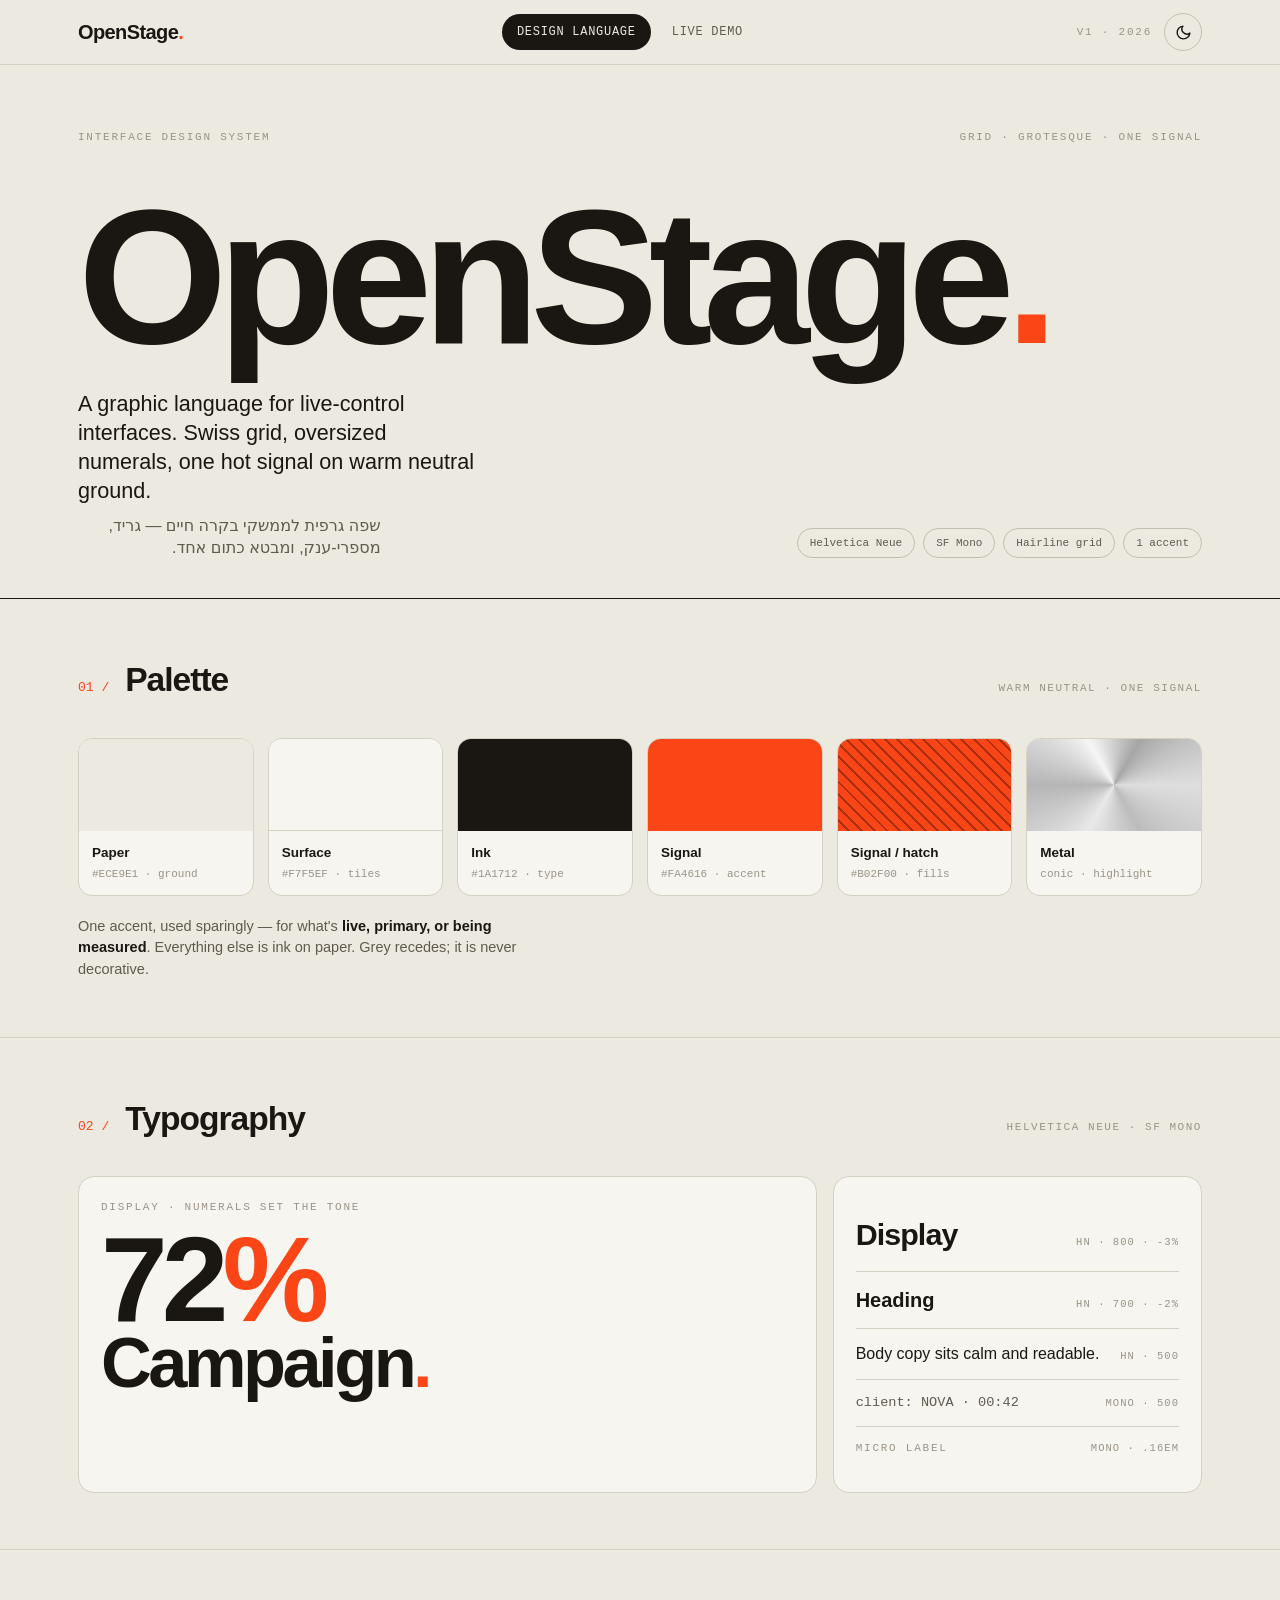
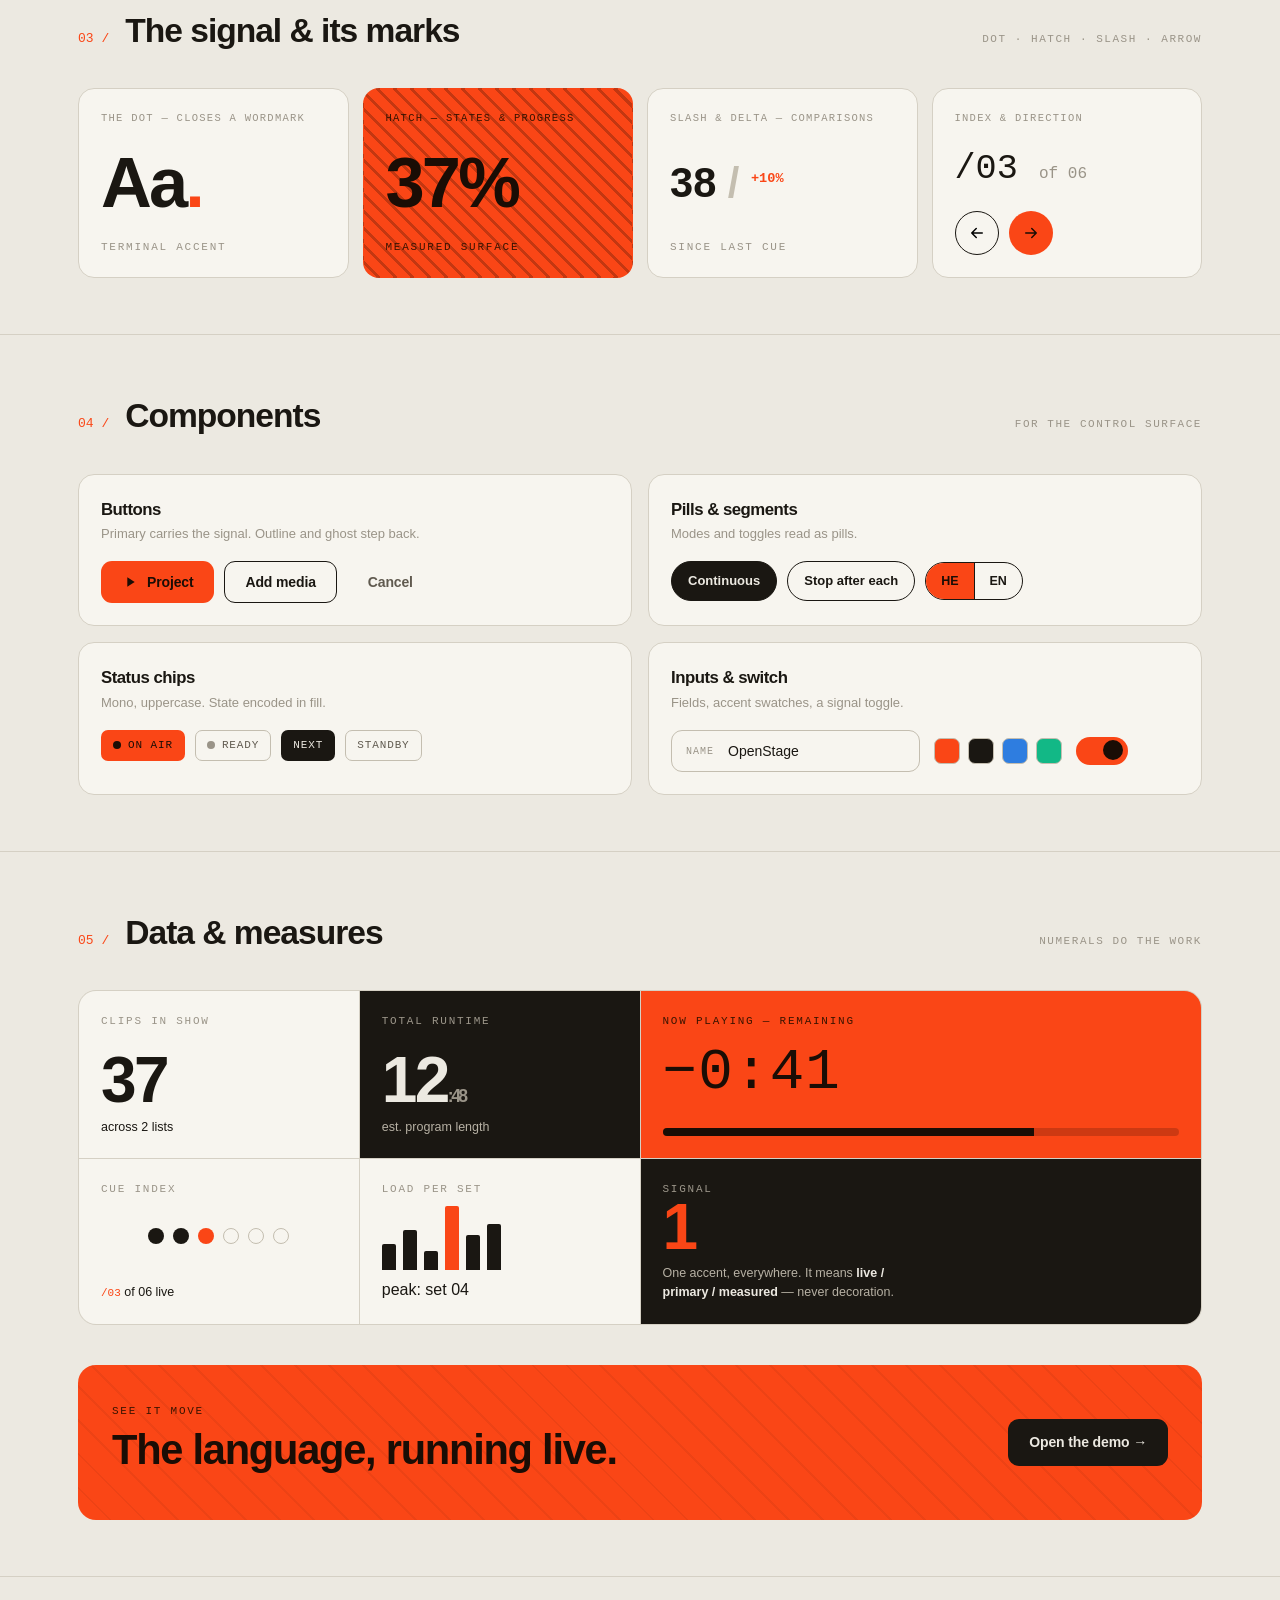
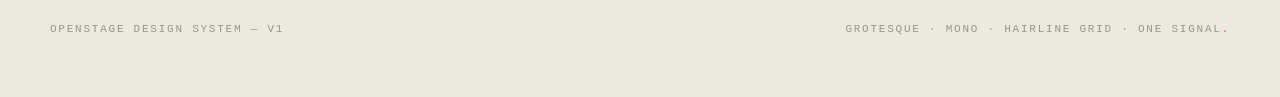
<file: docs/index.html>
<!doctype html>
<html lang="en">
<head>
<meta charset="utf-8">
<meta name="viewport" content="width=device-width, initial-scale=1">
<title>OpenStage — Design Language</title>
<link rel="stylesheet" href="style.css">
<script src="theme.js"></script>
</head>
<body>
  <header class="nav">
    <div class="wrap">
      <a class="brand" href="index.html">OpenStage<span class="dot">.</span></a>
      <nav class="navlinks">
        <a href="index.html" class="active">Design Language</a>
        <a href="demo.html">Live Demo</a>
      </nav>
      <div class="navright">
        <span class="lbl">V1 · 2026</span>
        <button class="themebtn" id="themeBtn" aria-label="Toggle night mode" title="Night mode">
          <svg class="moon" viewBox="0 0 24 24" fill="none" stroke="currentColor" stroke-width="2" stroke-linecap="round" stroke-linejoin="round"><path d="M21 12.8A9 9 0 1 1 11.2 3a7 7 0 0 0 9.8 9.8z"/></svg>
          <svg class="sun" viewBox="0 0 24 24" fill="none" stroke="currentColor" stroke-width="2" stroke-linecap="round" stroke-linejoin="round"><circle cx="12" cy="12" r="4.5"/><path d="M12 2v2M12 20v2M4.9 4.9l1.4 1.4M17.7 17.7l1.4 1.4M2 12h2M20 12h2M4.9 19.1l1.4-1.4M17.7 6.3l1.4-1.4"/></svg>
        </button>
      </div>
    </div>
  </header>

  <header class="hero">
    <div class="wrap">
      <div class="ey"><span>Interface Design System</span><span>Grid · Grotesque · One Signal</span></div>
      <h1 class="title">OpenStage<span class="dot">.</span></h1>
      <div class="hero-foot">
        <div>
          <p>A graphic language for live-control interfaces. Swiss grid, oversized numerals, one hot signal on warm neutral ground.</p>
          <p class="he">שפה גרפית לממשקי בקרה חיים — גריד, מספרי-ענק, ומבטא כתום אחד.</p>
        </div>
        <div class="spec"><span>Helvetica Neue</span><span>SF Mono</span><span>Hairline grid</span><span>1 accent</span></div>
      </div>
    </div>
  </header>

  <section><div class="wrap">
    <div class="shead"><span class="no">01 /</span><h2>Palette</h2><span class="say">warm neutral · one signal</span></div>
    <div class="swgrid">
      <div class="sw"><div class="cchip" style="background:var(--paper)"></div><div class="meta"><div class="role">Paper</div><div class="hex">#ECE9E1 · ground</div></div></div>
      <div class="sw"><div class="cchip" style="background:var(--paper-2);border-bottom:1px solid var(--line)"></div><div class="meta"><div class="role">Surface</div><div class="hex">#F7F5EF · tiles</div></div></div>
      <div class="sw"><div class="cchip" style="background:var(--ink)"></div><div class="meta"><div class="role">Ink</div><div class="hex">#1A1712 · type</div></div></div>
      <div class="sw"><div class="cchip" style="background:var(--flare)"></div><div class="meta"><div class="role">Signal</div><div class="hex">#FA4616 · accent</div></div></div>
      <div class="sw"><div class="cchip hatchchip"></div><div class="meta"><div class="role">Signal / hatch</div><div class="hex">#B02F00 · fills</div></div></div>
      <div class="sw"><div class="cchip metal"></div><div class="meta"><div class="role">Metal</div><div class="hex">conic · highlight</div></div></div>
    </div>
    <p style="margin-top:20px;max-width:60ch;font-size:14.5px">One accent, used sparingly — for what's <b style="color:var(--ink)">live, primary, or being measured</b>. Everything else is ink on paper. Grey recedes; it is never decorative.</p>
  </div></section>

  <section><div class="wrap">
    <div class="shead"><span class="no">02 /</span><h2>Typography</h2><span class="say">Helvetica Neue · SF Mono</span></div>
    <div class="typegrid">
      <div class="tile typebig">
        <div class="lbl">Display · numerals set the tone</div>
        <div class="huge" style="margin-top:14px">72<span class="dot">%</span></div>
        <div class="huge" style="font-size:clamp(2.2rem,7vw,4.4rem);margin-top:6px">Campaign<span class="dot">.</span></div>
      </div>
      <div class="tile scale">
        <div class="row"><span class="s-d">Display</span><span class="name">HN · 800 · -3%</span></div>
        <div class="row"><span class="s-h">Heading</span><span class="name">HN · 700 · -2%</span></div>
        <div class="row"><span class="s-b">Body copy sits calm and readable.</span><span class="name">HN · 500</span></div>
        <div class="row"><span class="s-m">client: NOVA · 00:42</span><span class="name">MONO · 500</span></div>
        <div class="row"><span class="lbl">MICRO LABEL</span><span class="name">MONO · .16em</span></div>
      </div>
    </div>
  </div></section>

  <section><div class="wrap">
    <div class="shead"><span class="no">03 /</span><h2>The signal &amp; its marks</h2><span class="say">dot · hatch · slash · arrow</span></div>
    <div class="motifs">
      <div class="tile motif"><span class="cap">The dot — closes a wordmark</span><div class="bigdot">Aa<span class="dot">.</span></div><span class="lbl">terminal accent</span></div>
      <div class="tile motif flare" style="background-image:repeating-linear-gradient(45deg,transparent 0 9px,rgba(0,0,0,.22) 9px 12px)"><span class="cap" style="color:#3a1400">Hatch — states &amp; progress</span><div class="bigdot" style="color:#1a0d05">37%</div><span class="lbl" style="color:#3a1400">measured surface</span></div>
      <div class="tile motif"><span class="cap">Slash &amp; delta — comparisons</span><div class="slashrow">38 <span class="sl">/</span> <span class="dl">+10%</span></div><span class="lbl">since last cue</span></div>
      <div class="tile motif"><span class="cap">Index &amp; direction</span><div style="font-family:var(--mono);font-size:2.2rem">/03 <span style="font-size:1rem;color:var(--ink-faint)">of 06</span></div>
        <div class="arrows"><button class="abtn" aria-label="prev"><svg viewBox="0 0 24 24" fill="none" stroke="currentColor" stroke-width="2" stroke-linecap="round" stroke-linejoin="round"><path d="M19 12H5M11 18l-6-6 6-6"/></svg></button><button class="abtn f" aria-label="next"><svg viewBox="0 0 24 24" fill="none" stroke="currentColor" stroke-width="2" stroke-linecap="round" stroke-linejoin="round"><path d="M5 12h14M13 6l6 6-6 6"/></svg></button></div>
      </div>
    </div>
  </div></section>

  <section><div class="wrap">
    <div class="shead"><span class="no">04 /</span><h2>Components</h2><span class="say">for the control surface</span></div>
    <div class="comp">
      <div class="tile compcard"><h3>Buttons</h3><div class="desc">Primary carries the signal. Outline and ghost step back.</div>
        <div class="stack"><button class="btn p"><svg viewBox="0 0 24 24" fill="currentColor"><path d="M8 5v14l11-7z"/></svg>Project</button><button class="btn o">Add media</button><button class="btn g">Cancel</button></div></div>
      <div class="tile compcard"><h3>Pills &amp; segments</h3><div class="desc">Modes and toggles read as pills.</div>
        <div class="stack"><span class="pill on">Continuous</span><span class="pill">Stop after each</span><span class="segwrap"><b class="on">HE</b><b>EN</b></span></div></div>
      <div class="tile compcard"><h3>Status chips</h3><div class="desc">Mono, uppercase. State encoded in fill.</div>
        <div class="stack"><span class="chip live"><span class="rec"></span>ON AIR</span><span class="chip"><span class="rec"></span>READY</span><span class="chip solid">NEXT</span><span class="chip">STANDBY</span></div></div>
      <div class="tile compcard"><h3>Inputs &amp; switch</h3><div class="desc">Fields, accent swatches, a signal toggle.</div>
        <div class="stack" style="gap:14px"><span class="field"><span class="k">Name</span><input value="OpenStage" readonly></span><span class="swrow"><i style="background:#FA4616"></i><i style="background:#1A1712"></i><i style="background:#2E7DE0"></i><i style="background:#12B886"></i></span><span class="switch on"></span></div></div>
    </div>
  </div></section>

  <section><div class="wrap">
    <div class="shead"><span class="no">05 /</span><h2>Data &amp; measures</h2><span class="say">numerals do the work</span></div>
    <div class="dash">
      <div class="cell stat"><div class="lbl">Clips in show</div><div><div class="num">37</div><div class="sub">across 2 lists</div></div></div>
      <div class="cell stat ink"><div class="lbl">Total runtime</div><div><div class="num">12<span class="u">:48</span></div><div class="sub" style="color:#b7b1a4">est. program length</div></div></div>
      <div class="cell span2 stat flare"><div class="lbl" style="color:#3a1400">Now playing — remaining</div><div class="tc" style="font-size:clamp(2.6rem,7vw,3.6rem)">−0:41</div><div class="track" style="background:rgba(0,0,0,.18)"><i style="background:#1a0d05;width:72%"></i></div></div>
      <div class="cell"><div class="lbl">Cue index</div><div class="dotmx" style="align-self:center;margin:6px 0"><i></i><i></i><i class="f"></i><i class="o"></i><i class="o"></i><i class="o"></i></div><div class="stat"><div class="sub"><span class="delta">/03</span> of 06 live</div></div></div>
      <div class="cell"><div class="lbl">Load per set</div><div class="bars" style="align-self:flex-start;margin:8px 0"><i style="height:40%"></i><i style="height:62%"></i><i style="height:30%"></i><i class="f" style="height:100%"></i><i style="height:54%"></i><i style="height:72%"></i></div><div class="sub">peak: set 04</div></div>
      <div class="cell span2 ink"><div class="lbl">Signal</div><div class="stat"><div class="num" style="color:var(--flare)">1</div><div class="sub" style="color:#b7b1a4;max-width:34ch">One accent, everywhere. It means <b style="color:var(--paper)">live / primary / measured</b> — never decoration.</div></div></div>
    </div>

    <div class="cta">
      <div><div class="lbl" style="color:#3a1400">See it move</div><h2>The language, running live<span style="color:#1a0d05">.</span></h2></div>
      <a class="btn dark" href="demo.html">Open the demo →</a>
    </div>
  </div></section>

  <div class="foot-sys wrap">
    <span class="lbl">OpenStage Design System — V1</span>
    <span class="lbl">Grotesque · Mono · Hairline grid · One signal<span class="dot">.</span></span>
  </div>
</body>
</html>
</file>
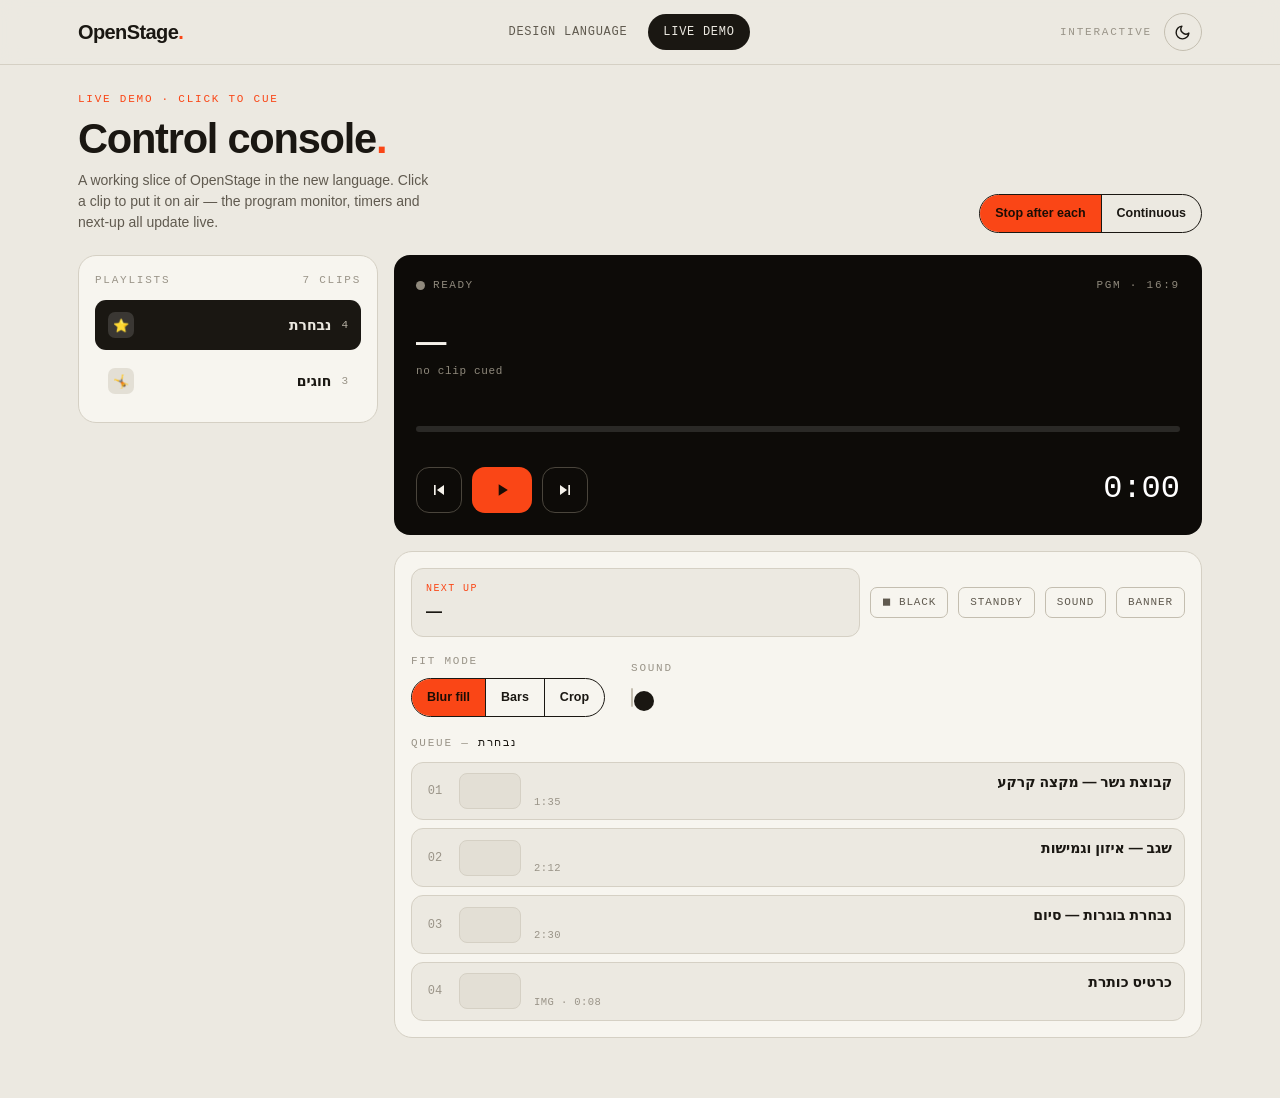
<file: docs/demo.html>
<!doctype html>
<html lang="en">
<head>
<meta charset="utf-8">
<meta name="viewport" content="width=device-width, initial-scale=1">
<title>OpenStage — Live Demo</title>
<link rel="stylesheet" href="style.css">
<script src="theme.js"></script>
</head>
<body>
  <header class="nav">
    <div class="wrap">
      <a class="brand" href="index.html">OpenStage<span class="dot">.</span></a>
      <nav class="navlinks">
        <a href="index.html">Design Language</a>
        <a href="demo.html" class="active">Live Demo</a>
      </nav>
      <div class="navright">
        <span class="lbl">Interactive</span>
        <button class="themebtn" id="themeBtn" aria-label="Toggle night mode" title="Night mode">
          <svg class="moon" viewBox="0 0 24 24" fill="none" stroke="currentColor" stroke-width="2" stroke-linecap="round" stroke-linejoin="round"><path d="M21 12.8A9 9 0 1 1 11.2 3a7 7 0 0 0 9.8 9.8z"/></svg>
          <svg class="sun" viewBox="0 0 24 24" fill="none" stroke="currentColor" stroke-width="2" stroke-linecap="round" stroke-linejoin="round"><circle cx="12" cy="12" r="4.5"/><path d="M12 2v2M12 20v2M4.9 4.9l1.4 1.4M17.7 17.7l1.4 1.4M2 12h2M20 12h2M4.9 19.1l1.4-1.4M17.7 6.3l1.4-1.4"/></svg>
        </button>
      </div>
    </div>
  </header>

  <div class="demo"><div class="wrap">
    <div class="demohead">
      <div>
        <div class="lbl k">Live demo · click to cue</div>
        <h1>Control console<span class="dot">.</span></h1>
        <p>A working slice of OpenStage in the new language. Click a clip to put it on air — the program monitor, timers and next-up all update live.</p>
      </div>
      <div class="stack">
        <span class="segwrap" id="modeSeg"><b class="on" data-mode="stop">Stop after each</b><b data-mode="cont">Continuous</b></span>
      </div>
    </div>

    <div class="console">
      <!-- sidebar -->
      <div class="panel">
        <div class="ph"><span class="lbl">Playlists</span><span class="lbl" id="totLbl"></span></div>
        <div class="lists" id="lists"></div>
      </div>

      <!-- stage -->
      <div class="stage">
        <div class="pgm idle" id="pgm">
          <div class="blackout"></div>
          <div class="standbyscr"><div class="mk"><b>OpenStage<span class="dot">.</span></b><span>STANDBY</span></div></div>
          <div class="rowtop">
            <span class="onair" id="onair"><span class="rec"></span>Ready</span>
            <span class="lbl" style="color:#8f897c">PGM · 16:9</span>
          </div>
          <div class="cuewrap"><div class="cue" id="cue">—</div><div class="cuesub" id="cuesub">no clip cued</div></div>
          <div class="pbar"><i id="pbar"></i></div>
          <div class="foot">
            <div class="transport">
              <button class="tbtn" id="prev" aria-label="previous"><svg viewBox="0 0 24 24"><path d="M6 6h2v12H6zm3.5 6l8.5 6V6z"/></svg></button>
              <button class="tbtn play" id="play" aria-label="play"><svg viewBox="0 0 24 24" id="playIco"><path d="M8 5v14l11-7z"/></svg></button>
              <button class="tbtn" id="next" aria-label="next"><svg viewBox="0 0 24 24"><path d="M16 6h2v12h-2zM6 6l8.5 6L6 18z"/></svg></button>
            </div>
            <span class="rem" id="rem">0:00</span>
          </div>
        </div>

        <div class="panel">
          <div class="ctlgrid">
            <div class="nx"><div class="k">Next up</div><div class="v" id="nextup">—</div></div>
            <span class="chip" id="pBlack">◼ Black</span>
            <span class="chip" id="pStandby">Standby</span>
            <span class="chip" id="pSound">Sound</span>
            <span class="chip" id="pBanner">Banner</span>
          </div>
          <div class="stack" style="margin-top:16px;gap:26px">
            <div><div class="lbl" style="margin-bottom:9px">Fit mode</div><span class="segwrap" id="fitSeg"><b class="on">Blur fill</b><b>Bars</b><b>Crop</b></span></div>
            <div><div class="lbl" style="margin-bottom:9px">Sound</div><span class="switch" id="volSw" role="switch"></span></div>
          </div>
          <div style="margin-top:18px">
            <div class="lbl" style="margin-bottom:10px">Queue — <span id="qName" style="color:var(--ink)"></span></div>
            <div class="queue" id="queue"></div>
          </div>
        </div>
      </div>
    </div>
  </div></div>

<script>
(function(){
  var DATA=[
    {name:'נבחרת', icon:'⭐', clips:[
      {name:'קבוצת נשר — מקצה קרקע', dur:95},
      {name:'שגב — איזון וגמישות', dur:132},
      {name:'נבחרת בוגרות — סיום', dur:150},
      {name:'כרטיס כותרת', dur:8, img:true}]},
    {name:'חוגים', icon:'🤸', clips:[
      {name:'חוג יסודי א׳', dur:110},
      {name:'חוג מתקדמות', dur:140},
      {name:'קרדיטים', dur:20, img:true}]}
  ];
  var activeList=0, cue=null, playing=false, remaining=0, mode='stop', fit=0;
  var pills={black:false,standby:false,sound:false,banner:false};

  var $=function(id){return document.getElementById(id);};
  function fmt(s){s=Math.max(0,Math.round(s));var m=Math.floor(s/60);return m+':'+('0'+(s%60)).slice(-2);}
  function screen(){return pills.black?'black':pills.standby?'standby':'live';}
  function clip(){return cue?DATA[cue.list].clips[cue.idx]:null;}

  function renderLists(){
    var tot=DATA.reduce(function(a,l){return a+l.clips.length;},0);
    $('totLbl').textContent=tot+' clips';
    $('lists').innerHTML=DATA.map(function(l,i){
      return '<div class="listitem'+(i===activeList?' active':'')+'" data-list="'+i+'">'
        +'<span class="ico">'+l.icon+'</span><span class="nm he">'+l.name+'</span>'
        +'<span class="ct">'+l.clips.length+'</span></div>';
    }).join('');
    $('lists').querySelectorAll('.listitem').forEach(function(el){
      el.onclick=function(){activeList=+el.dataset.list;render();};
    });
  }
  function nextIdx(){ if(!cue)return null; var c=DATA[cue.list].clips; return cue.idx<c.length-1?cue.idx+1:null; }
  function renderQueue(){
    $('qName').textContent=DATA[activeList].name;
    $('qName').className='he';
    var live=cue&&cue.list===activeList?cue.idx:-1, nx=nextIdx();
    $('queue').innerHTML=DATA[activeList].clips.map(function(c,i){
      var isLive=i===live, isNext=cue&&cue.list===activeList&&i===nx&&!isLive;
      var mt=isLive?'● ON AIR · '+fmt(c.dur):(isNext?'NEXT · '+fmt(c.dur):(c.img?'IMG · '+fmt(c.dur):fmt(c.dur)));
      return '<div class="qrow'+(isLive?' live':'')+'" data-i="'+i+'"><span class="idx">'+('0'+(i+1)).slice(-2)+'</span>'
        +'<span class="th"></span><div class="rmeta"><div class="nm he">'+c.name+'</div><div class="mt">'+mt+'</div></div></div>';
    }).join('');
    $('queue').querySelectorAll('.qrow').forEach(function(el){ el.onclick=function(){cueClip(activeList,+el.dataset.i);}; });
  }
  function renderStage(){
    var sc=screen(), c=clip();
    var pgm=$('pgm');
    pgm.className='pgm'+((c&&playing&&sc==='live')?'':' idle')+(sc==='black'?' black':'')+(sc==='standby'?' standby':'');
    $('onair').lastChild.textContent = sc==='black'?'Black on air':sc==='standby'?'Standby':(c?(playing?'On air':'Paused'):'Ready');
    $('cue').innerHTML = c?('<span class="he">'+c.name+'</span>'):'—';
    $('cuesub').textContent = c?('list: '+DATA[cue.list].name+' · clip '+(cue.idx+1)+' / '+DATA[cue.list].clips.length):'no clip cued';
    $('rem').textContent = c?('−'+fmt(remaining)):'0:00';
    $('pbar').style.width = c?(((c.dur-remaining)/c.dur*100)+'%'):'0';
    var nx=nextIdx();
    $('nextup').innerHTML = nx!=null?('<span class="he">'+DATA[cue.list].clips[nx].name+'</span>'):'—';
    $('playIco').innerHTML = playing?'<path d="M7 5h4v14H7zM13 5h4v14h-4z"/>':'<path d="M8 5v14l11-7z"/>';
    // pills
    setChip('pBlack', pills.black, 'solid');
    setChip('pStandby', pills.standby, 'solid');
    setChip('pSound', pills.sound, 'live');
    setChip('pBanner', pills.banner, 'solid');
    $('volSw').classList.toggle('on', pills.sound);
  }
  function setChip(id,on,cls){ var el=$(id); el.classList.toggle('solid', on&&cls==='solid'); el.classList.toggle('live', on&&cls==='live'); }
  function render(){ renderLists(); renderQueue(); renderStage(); }

  function cueClip(list,idx){ cue={list:list,idx:idx}; activeList=list; remaining=DATA[list].clips[idx].dur; playing=true; pills.black=false; pills.standby=false; render(); }
  function togglePlay(){ if(!cue){ if(DATA[activeList].clips.length) cueClip(activeList,0); return;} playing=!playing; render(); }
  function step(d){ if(!cue){ if(DATA[activeList].clips.length)cueClip(activeList,0); return;} var c=DATA[cue.list].clips, ni=cue.idx+d; if(ni<0||ni>=c.length)return; cueClip(cue.list,ni); }

  function tick(){ if(!playing||!cue)return; remaining-=1; if(remaining<=0){ if(mode==='cont'){ var ni=nextIdx(); if(ni!=null){cueClip(cue.list,ni);return;} } playing=false; remaining=0; render(); return; } $('rem').textContent='−'+fmt(remaining); var c=clip(); $('pbar').style.width=((c.dur-remaining)/c.dur*100)+'%'; }
  setInterval(tick,1000);

  // controls
  $('play').onclick=togglePlay;
  $('prev').onclick=function(){step(-1);};
  $('next').onclick=function(){step(1);};
  ['pBlack','pStandby','pSound','pBanner'].forEach(function(id){
    $(id).onclick=function(){ var k=id.replace('p','').toLowerCase(); pills[k]=!pills[k];
      if(k==='black'&&pills.black)pills.standby=false; if(k==='standby'&&pills.standby)pills.black=false; renderStage(); };
  });
  $('volSw').onclick=function(){ pills.sound=!pills.sound; renderStage(); };
  $('modeSeg').querySelectorAll('b').forEach(function(b){ b.onclick=function(){ mode=b.dataset.mode; $('modeSeg').querySelectorAll('b').forEach(function(x){x.classList.toggle('on',x===b);}); }; });
  $('fitSeg').querySelectorAll('b').forEach(function(b,i){ b.onclick=function(){ fit=i; $('fitSeg').querySelectorAll('b').forEach(function(x){x.classList.toggle('on',x===b);}); }; });

  render();
})();
</script>
</body>
</html>
</file>
<file: docs/style.css>
/* ============================================================
   OpenStage — Interface Design System (V1)
   Shared graphic language for the site + demo.
   ============================================================ */
:root{
  --paper:#ECE9E1; --paper-2:#F7F5EF; --paper-3:#E3DFD5;
  --ink:#1A1712; --ink-soft:#605A4F; --ink-faint:#9A9488;
  --line:#D5D0C4; --line-ink:#C4BEB0;
  --flare:#FA4616; --flare-deep:#B02F00;
  --disp:"Helvetica Neue",Helvetica,"Arial",system-ui,sans-serif;
  --mono:"SF Mono","JetBrains Mono","Roboto Mono",ui-monospace,monospace;
  --maxw:1180px;
}
*{box-sizing:border-box}
html,body{margin:0}
body{background:var(--paper);color:var(--ink);font-family:var(--disp);-webkit-font-smoothing:antialiased;font-size:16px;line-height:1.5}
::selection{background:var(--flare);color:#fff}
a{color:inherit;text-decoration:none}
p{margin:0;color:var(--ink-soft)}
h1,h2,h3{margin:0;font-weight:800;letter-spacing:-.03em}
.dot{color:var(--flare)}
.wrap{max-width:var(--maxw);margin:0 auto;padding:0 28px}
.lbl{font-family:var(--mono);font-size:11px;letter-spacing:.16em;text-transform:uppercase;color:var(--ink-faint)}
.lbl.k{color:var(--flare)}
.he{direction:rtl}

/* ---------------- NAV ---------------- */
.nav{position:sticky;top:0;z-index:50;background:var(--glass);backdrop-filter:blur(10px);border-bottom:1px solid var(--line)}
.navright{display:flex;align-items:center;gap:12px}
.themebtn{width:38px;height:38px;border-radius:999px;border:1px solid var(--line-ink);background:transparent;color:var(--ink);display:grid;place-items:center;cursor:pointer;transition:.12s}
.themebtn:hover{background:var(--paper-3)}
.themebtn svg{width:17px;height:17px}
.themebtn .sun{display:none}
:root[data-theme="dark"] .themebtn .moon{display:none}
:root[data-theme="dark"] .themebtn .sun{display:inline}
.nav .wrap{display:flex;align-items:center;justify-content:space-between;height:64px}
.brand{font-weight:800;font-size:20px;letter-spacing:-.03em}
.navlinks{display:flex;gap:6px}
.navlinks a{font-family:var(--mono);font-size:12px;letter-spacing:.06em;text-transform:uppercase;padding:8px 14px;border-radius:999px;border:1px solid transparent;color:var(--ink-soft)}
.navlinks a:hover{border-color:var(--line-ink)}
.navlinks a.active{background:var(--ink);color:var(--paper)}
.nav .lbl{display:none}
@media(min-width:720px){.nav .lbl{display:block}}

/* ---------------- SHARED PRIMITIVES ---------------- */
.tile{background:var(--paper-2);border:1px solid var(--line);border-radius:16px;padding:22px}
.tile.ink{background:var(--ink);color:var(--paper)} .tile.ink .lbl{color:#9c968a}
.tile.flare{background:var(--flare);color:#1a0d05;border-color:transparent}

.btn{font-family:var(--disp);font-weight:700;font-size:14px;letter-spacing:-.01em;border-radius:11px;padding:12px 20px;border:1.5px solid transparent;cursor:pointer;display:inline-flex;align-items:center;gap:9px;transition:transform .12s,background .12s,color .12s}
.btn:hover{transform:translateY(-1px)}
.btn.p{background:var(--flare);color:#1a0d05} .btn.p:hover{background:#ff5525}
.btn.o{background:transparent;border-color:var(--ink);color:var(--ink)} .btn.o:hover{background:var(--ink);color:var(--paper)}
.btn.g{background:transparent;color:var(--ink-soft)}
.btn svg{width:16px;height:16px}

.pill{font-family:var(--disp);font-weight:600;font-size:13px;border-radius:999px;padding:9px 16px;border:1.5px solid var(--ink);color:var(--ink);background:transparent;cursor:pointer;transition:.12s}
.pill.on{background:var(--ink);color:var(--paper)}
.pill.flare{background:var(--flare);border-color:transparent;color:#1a0d05}

.chip{font-family:var(--mono);font-size:11px;letter-spacing:.08em;text-transform:uppercase;border-radius:7px;padding:6px 11px;display:inline-flex;align-items:center;gap:7px;border:1px solid var(--line-ink);color:var(--ink-soft);background:transparent}
.chip .rec{width:8px;height:8px;border-radius:50%;background:var(--ink-faint)}
.chip.live{background:var(--flare);color:#1a0d05;border-color:transparent} .chip.live .rec{background:#1a0d05}
.chip.solid{background:var(--ink);color:var(--paper);border-color:transparent}

.segwrap{display:inline-flex;border:1.5px solid var(--ink);border-radius:999px;overflow:hidden;font-family:var(--disp);font-weight:600;font-size:12.5px}
.segwrap b{padding:9px 15px;cursor:pointer;color:var(--ink);border-inline-start:1.5px solid var(--ink);transition:.12s}
.segwrap b:first-child{border-inline-start:none}
.segwrap b.on{background:var(--flare);color:#1a0d05}

.switch{width:52px;height:28px;border-radius:999px;background:var(--paper-3);border:1.5px solid var(--line-ink);position:relative;cursor:pointer;flex:0 0 auto}
.switch::after{content:"";position:absolute;top:2px;left:2px;width:20px;height:20px;border-radius:50%;background:var(--ink);transition:.16s}
.switch.on{background:var(--flare);border-color:transparent}
.switch.on::after{left:26px;background:#1a0d05}

/* ---------------- SITE PAGE (index) ---------------- */
.hero{padding:64px 0 40px;border-bottom:1.5px solid var(--ink)}
.hero .ey{display:flex;justify-content:space-between;font-family:var(--mono);font-size:11px;letter-spacing:.16em;text-transform:uppercase;color:var(--ink-faint);margin-bottom:48px}
h1.title{font-size:clamp(4rem,17vw,12rem);line-height:.86;letter-spacing:-.05em;font-weight:800}
.hero-foot{display:grid;grid-template-columns:1.3fr 1fr;gap:40px;align-items:end;margin-top:30px}
.hero-foot p{font-size:clamp(1.05rem,1.9vw,1.35rem);color:var(--ink);max-width:34ch;line-height:1.35;font-weight:500}
.hero-foot .he{color:var(--ink-soft);font-size:1rem;margin-top:10px}
.spec{display:flex;flex-wrap:wrap;gap:8px;justify-content:flex-end}
.spec span{font-family:var(--mono);font-size:11px;border:1px solid var(--line-ink);border-radius:999px;padding:6px 12px;color:var(--ink-soft)}
@media(max-width:720px){.hero-foot{grid-template-columns:1fr}.spec{justify-content:flex-start}}

section{padding:56px 0;border-bottom:1px solid var(--line)}
.shead{display:flex;align-items:baseline;gap:16px;margin-bottom:32px}
.shead .no{font-family:var(--mono);font-size:13px;color:var(--flare)}
.shead h2{font-size:clamp(1.5rem,3.2vw,2.1rem)}
.shead .say{margin-inline-start:auto;font-family:var(--mono);font-size:11px;letter-spacing:.14em;text-transform:uppercase;color:var(--ink-faint)}

.swgrid{display:grid;grid-template-columns:repeat(6,1fr);gap:14px}
@media(max-width:820px){.swgrid{grid-template-columns:repeat(3,1fr)}}
@media(max-width:520px){.swgrid{grid-template-columns:repeat(2,1fr)}}
.sw{border:1px solid var(--line);border-radius:14px;overflow:hidden;background:var(--paper-2)}
.sw .cchip{height:92px} .sw .meta{padding:12px 13px}
.sw .role{font-weight:700;font-size:13.5px} .sw .hex{font-family:var(--mono);font-size:11px;color:var(--ink-faint);margin-top:3px}
.metal{background:conic-gradient(from 210deg,#e9e9e9,#b6b6b6,#f6f6f6,#a6a6a6,#dedede,#bcbcbc,#e9e9e9)}
.hatchchip{background:var(--flare);background-image:repeating-linear-gradient(45deg,transparent 0 7px,rgba(0,0,0,.32) 7px 9px)}

.typegrid{display:grid;grid-template-columns:2fr 1fr;gap:16px}
@media(max-width:820px){.typegrid{grid-template-columns:1fr}}
.typebig .huge{font-size:clamp(3.5rem,11vw,7.5rem);line-height:.82;letter-spacing:-.05em;font-weight:800}
.scale .row{display:flex;align-items:baseline;justify-content:space-between;gap:14px;padding:13px 0;border-top:1px solid var(--line)}
.scale .row:first-child{border-top:none}
.scale .name{font-family:var(--mono);font-size:10.5px;letter-spacing:.1em;color:var(--ink-faint);text-transform:uppercase}
.s-d{font-weight:800;font-size:1.9rem;letter-spacing:-.03em} .s-h{font-weight:700;font-size:1.25rem}
.s-b{font-weight:500;font-size:1rem;color:var(--ink)} .s-m{font-family:var(--mono);font-size:.85rem;color:var(--ink-soft)}

.motifs{display:grid;grid-template-columns:repeat(4,1fr);gap:14px}
@media(max-width:820px){.motifs{grid-template-columns:repeat(2,1fr)}}
.motif{min-height:190px;display:flex;flex-direction:column;justify-content:space-between}
.motif .cap{font-family:var(--mono);font-size:10.5px;letter-spacing:.12em;text-transform:uppercase;color:var(--ink-faint)}
.bigdot{font-size:4.4rem;font-weight:800;letter-spacing:-.04em;line-height:1}
.slashrow{font-size:2.6rem;font-weight:800} .slashrow .sl{color:var(--line-ink)}
.slashrow .dl{font-family:var(--mono);font-size:.85rem;color:var(--flare);vertical-align:super}
.arrows{display:flex;gap:10px}
.abtn{width:44px;height:44px;border-radius:999px;border:1.5px solid var(--ink);display:grid;place-items:center;background:transparent}
.abtn svg{width:18px;height:18px} .abtn.f{background:var(--flare);border-color:transparent;color:#1a0d05}

.comp{display:grid;grid-template-columns:repeat(2,1fr);gap:16px}
@media(max-width:820px){.comp{grid-template-columns:1fr}}
.compcard h3{font-size:1.05rem;font-weight:700} .compcard .desc{font-size:13px;color:var(--ink-faint);margin:2px 0 18px}
.stack{display:flex;flex-wrap:wrap;gap:10px;align-items:center}
.field{display:flex;align-items:center;justify-content:space-between;gap:12px;border:1.5px solid var(--line-ink);border-radius:11px;padding:11px 14px;background:var(--paper-2);min-width:200px}
.field input{border:none;background:transparent;font-family:var(--disp);font-size:14px;color:var(--ink);outline:none;width:100%}
.field .k{font-family:var(--mono);font-size:10px;letter-spacing:.1em;color:var(--ink-faint);text-transform:uppercase}
.swrow{display:flex;gap:8px} .swrow i{width:26px;height:26px;border-radius:7px;border:1px solid var(--line-ink)}

.dash{display:grid;grid-template-columns:repeat(4,1fr);gap:1px;background:var(--line);border:1px solid var(--line);border-radius:18px;overflow:hidden}
@media(max-width:820px){.dash{grid-template-columns:repeat(2,1fr)}}
.cell{background:var(--paper-2);padding:22px;min-height:150px;display:flex;flex-direction:column;justify-content:space-between}
.cell.ink{background:var(--ink);color:var(--paper)} .cell.ink .lbl{color:#9c968a}
.cell.flare{background:var(--flare);color:#1a0d05} .cell.span2{grid-column:span 2}
.stat .num{font-size:clamp(2.6rem,6vw,4rem);font-weight:800;letter-spacing:-.04em;line-height:.9;font-variant-numeric:tabular-nums}
.stat .num .u{font-size:1.1rem;color:var(--ink-faint)} .stat .sub{font-size:12.5px;margin-top:8px}
.stat .delta{color:var(--flare);font-family:var(--mono);font-size:11px}
.dotmx{display:grid;grid-template-columns:repeat(6,1fr);gap:9px;width:max-content}
.dotmx i{width:16px;height:16px;border-radius:50%;background:var(--ink)}
.dotmx i.f{background:var(--flare)} .dotmx i.o{background:transparent;border:1.5px solid var(--line-ink)}
.bars{display:flex;align-items:flex-end;gap:7px;height:64px}
.bars i{width:14px;background:var(--ink);border-radius:2px 2px 0 0} .bars i.f{background:var(--flare)}
.tc{font-family:var(--mono);letter-spacing:.02em;font-variant-numeric:tabular-nums}
.track{height:8px;border-radius:20px;background:var(--paper-3);overflow:hidden;margin-top:12px}
.track i{display:block;height:100%;background:var(--flare)}

/* CTA banner */
.cta{margin-top:40px;background:var(--flare);border-radius:18px;padding:38px 34px;display:flex;justify-content:space-between;align-items:center;gap:20px;flex-wrap:wrap;
  background-image:repeating-linear-gradient(45deg,transparent 0 22px,rgba(0,0,0,.05) 22px 24px)}
.cta h2{font-size:clamp(1.6rem,4vw,2.6rem);color:#1a0d05}
.cta .btn.dark{background:var(--ink);color:var(--paper)}

.foot-sys{padding:44px 0 60px;display:flex;justify-content:space-between;flex-wrap:wrap;gap:14px}
.foot-sys .lbl{color:var(--ink-faint)}

/* ---------------- DEMO PAGE ---------------- */
.demo{padding:26px 0 60px}
.demohead{display:flex;justify-content:space-between;align-items:flex-end;gap:16px;flex-wrap:wrap;margin-bottom:22px}
.demohead h1{font-size:clamp(1.8rem,4vw,2.6rem)}
.demohead p{font-size:14px;max-width:46ch}
.console{display:grid;grid-template-columns:300px 1fr;gap:16px;align-items:start}
@media(max-width:900px){.console{grid-template-columns:1fr}}
.panel{background:var(--paper-2);border:1px solid var(--line);border-radius:18px;padding:16px}
.panel .ph{display:flex;align-items:center;justify-content:space-between;margin-bottom:12px}
.panel .ph .lbl{color:var(--ink-faint)}

/* playlists sidebar */
.lists{display:flex;flex-direction:column;gap:6px}
.listitem{display:flex;align-items:center;gap:10px;padding:11px 12px;border-radius:11px;cursor:pointer;border:1px solid transparent;transition:.12s}
.listitem:hover{background:var(--paper-3)}
.listitem.active{background:var(--ink);color:var(--paper)}
.listitem .ico{width:26px;height:26px;border-radius:7px;background:var(--paper-3);display:grid;place-items:center;font-size:13px;flex:0 0 auto}
.listitem.active .ico{background:rgba(255,255,255,.14)}
.listitem .nm{font-weight:700;font-size:14px;flex:1}
.listitem .ct{font-family:var(--mono);font-size:11px;color:var(--ink-faint)}
.listitem.active .ct{color:#b7b1a4}

/* program + controls */
.stage{display:flex;flex-direction:column;gap:16px}
.pgm{background:#0d0b08;color:#f4f1ea;border-radius:16px;padding:22px;min-height:280px;position:relative;overflow:hidden;display:flex;flex-direction:column;justify-content:space-between}
.pgm .rowtop{display:flex;justify-content:space-between;align-items:center;position:relative;z-index:3}
.pgm .onair{font-family:var(--mono);font-size:11px;letter-spacing:.14em;text-transform:uppercase;display:flex;align-items:center;gap:8px;color:var(--flare)}
.pgm .onair .rec{width:9px;height:9px;border-radius:50%;background:var(--flare)}
.pgm.idle .onair{color:#8f897c} .pgm.idle .onair .rec{background:#8f897c}
.pgm .cuewrap{position:relative;z-index:3}
.pgm .cue{font-size:1.9rem;font-weight:800;letter-spacing:-.03em;line-height:1.04}
.pgm .cuesub{font-family:var(--mono);font-size:11px;color:#8f897c;margin-top:6px;letter-spacing:.06em}
.pgm .foot{display:flex;justify-content:space-between;align-items:flex-end;position:relative;z-index:3}
.pgm .rem{font-family:var(--mono);font-size:2rem;color:#fff;font-variant-numeric:tabular-nums}
.pgm .pbar{height:6px;border-radius:20px;background:rgba(255,255,255,.12);overflow:hidden;margin-top:14px;position:relative;z-index:3}
.pgm .pbar i{display:block;height:100%;width:0;background:var(--flare);transition:width .25s linear}
.pgm .blackout,.pgm .standbyscr{position:absolute;inset:0;z-index:4;display:none}
.pgm.black .blackout{display:block;background:#000}
.pgm.standby .standbyscr{display:grid;place-items:center;background:
  radial-gradient(120% 100% at 50% 40%,rgba(250,70,22,.14),transparent 60%),#0d0b08}
.pgm .standbyscr .mk{text-align:center}
.pgm .standbyscr .mk b{font-size:2rem;font-weight:800;letter-spacing:-.03em;color:#f4f1ea}
.pgm .standbyscr .mk span{display:block;font-family:var(--mono);font-size:11px;letter-spacing:.2em;color:#8f897c;margin-top:6px}

.transport{display:flex;gap:10px;align-items:center}
.tbtn{width:46px;height:46px;border-radius:13px;border:1.5px solid #4a453c;display:grid;place-items:center;background:transparent;cursor:pointer;transition:.12s}
.tbtn:hover{border-color:#6d675b}
.tbtn.play{background:var(--flare);border-color:transparent;width:60px}
.tbtn svg{width:20px;height:20px;fill:#f4f1ea} .tbtn.play svg{fill:#1a0d05}

.ctlgrid{display:flex;flex-wrap:wrap;gap:10px;align-items:center}
.nx{border:1px solid var(--line);border-radius:12px;padding:12px 14px;background:var(--paper);flex:1;min-width:170px}
.nx .k{font-family:var(--mono);font-size:10px;letter-spacing:.14em;text-transform:uppercase;color:var(--flare)}
.nx .v{font-weight:700;font-size:1rem;margin-top:4px}

.queue{display:flex;flex-direction:column;gap:8px;margin-top:4px}
.qrow{display:flex;align-items:center;gap:13px;border:1px solid var(--line);border-radius:12px;padding:9px 12px;background:var(--paper);cursor:pointer;transition:.12s}
.qrow:hover{border-color:var(--line-ink)}
.qrow.live{border-color:var(--flare);box-shadow:inset 0 0 0 1px var(--flare)}
.qrow .idx{font-family:var(--mono);font-size:12px;color:var(--ink-faint);width:22px;text-align:center;flex:0 0 auto}
.qrow.live .idx{color:var(--flare)}
.qrow .th{width:62px;height:36px;border-radius:8px;background:var(--paper-3);border:1px solid var(--line);flex:0 0 auto}
.qrow .nm{font-weight:700;font-size:14px} .qrow .mt{font-family:var(--mono);font-size:10.5px;color:var(--ink-faint);margin-top:2px;letter-spacing:.04em}
.qrow.live .mt{color:var(--flare)}
.rmeta{flex:1;min-width:0}

/* ---------------- NIGHT MODE ---------------- */
:root{ --glass:rgba(236,233,225,.86); }
:root[data-theme="dark"]{
  --paper:#0E0D0A;      /* deep warm near-black ground */
  --paper-2:#181510;    /* raised surface */
  --paper-3:#050504;    /* sunk */
  --ink:#EDE8DC;        /* warm off-white text */
  --ink-soft:#9E9587;
  --ink-faint:#6C6558;
  --line:#2A261D;
  --line-ink:#3D382C;
  --flare:#FF5A26;      /* brighter orange for dark ground */
  --flare-deep:#C23A00;
  --glass:rgba(14,13,10,.84);
}
/* keep "emphasis" surfaces DARK in night mode (no bright tiles that spill light) */
:root[data-theme="dark"] .tile.ink,
:root[data-theme="dark"] .cell.ink{ background:#211C13; color:var(--ink); }
:root[data-theme="dark"] .tile.ink .lbl,
:root[data-theme="dark"] .cell.ink .lbl{ color:var(--ink-faint); }
:root[data-theme="dark"] .cell.ink .stat .sub,
:root[data-theme="dark"] .cell.ink .num[style]{ color:var(--ink-soft)!important; }
:root[data-theme="dark"] .navlinks a.active,
:root[data-theme="dark"] .pill.on,
:root[data-theme="dark"] .chip.solid,
:root[data-theme="dark"] .listitem.active{ background:#28221A; color:var(--ink); border-color:var(--line-ink); }
:root[data-theme="dark"] .pill,
:root[data-theme="dark"] .abtn,
:root[data-theme="dark"] .segwrap,
:root[data-theme="dark"] .segwrap b{ border-color:var(--line-ink); }
:root[data-theme="dark"] .btn.o{ border-color:var(--ink-soft); color:var(--ink); }
:root[data-theme="dark"] .btn.o:hover{ background:var(--ink); color:var(--paper); }
:root[data-theme="dark"] .switch::after{ background:var(--ink); }
:root[data-theme="dark"] .metal{ filter:brightness(.62) }
/* the program monitor stays dark in both themes (as it must on the projector) */

@media(prefers-reduced-motion:reduce){*{transition:none!important;animation:none!important}}
</file>
